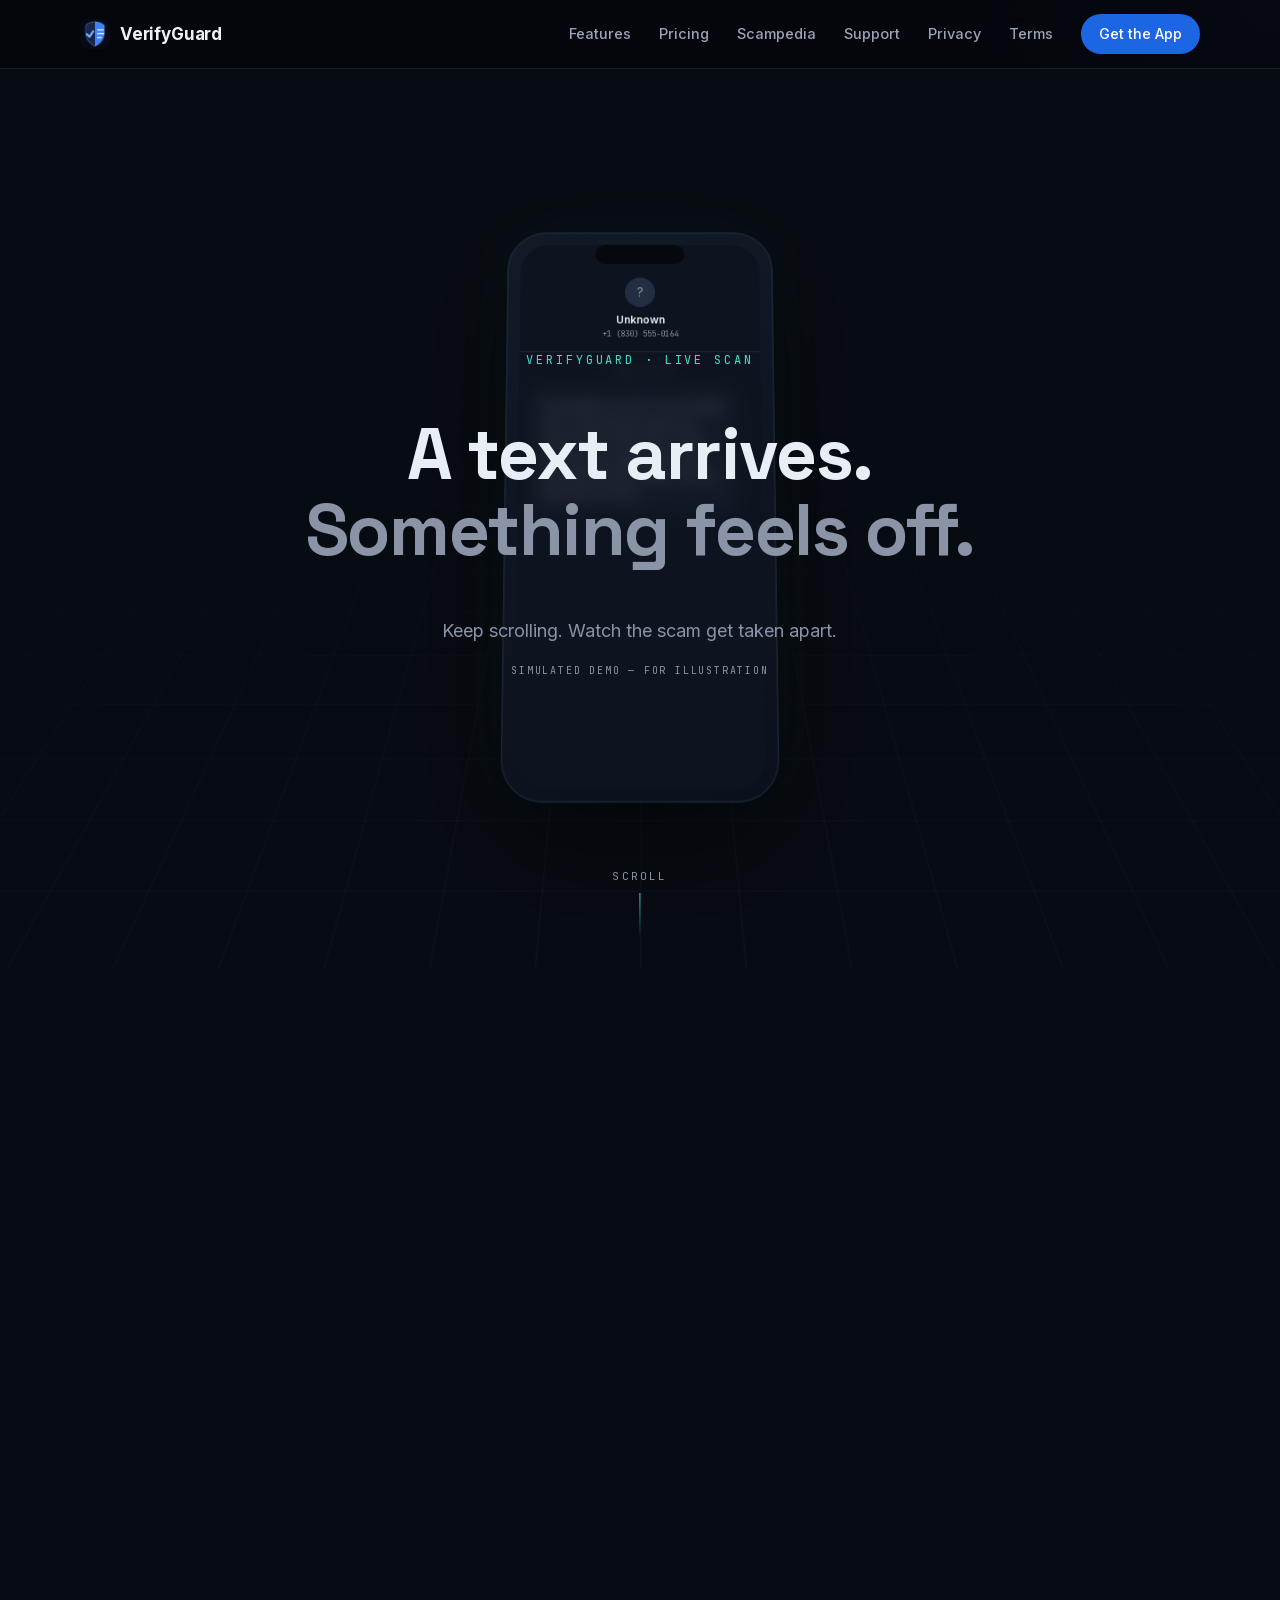
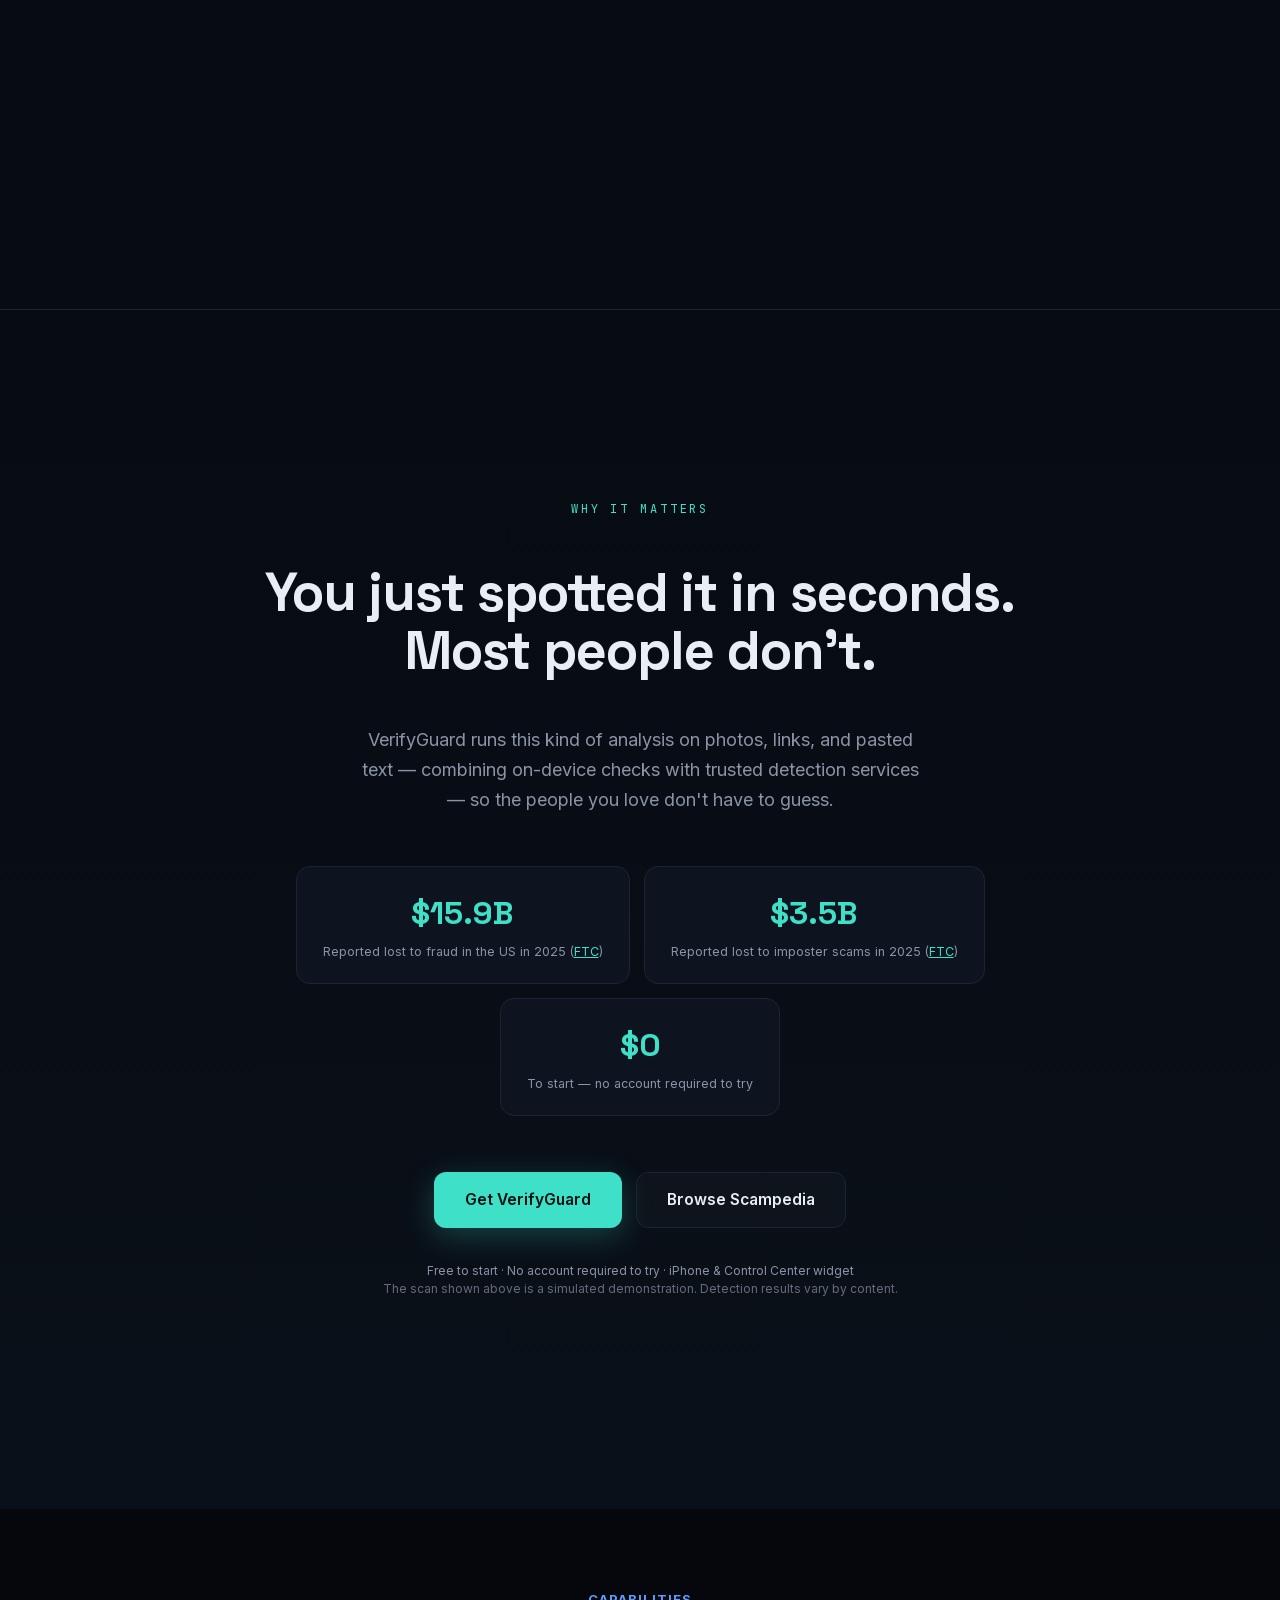
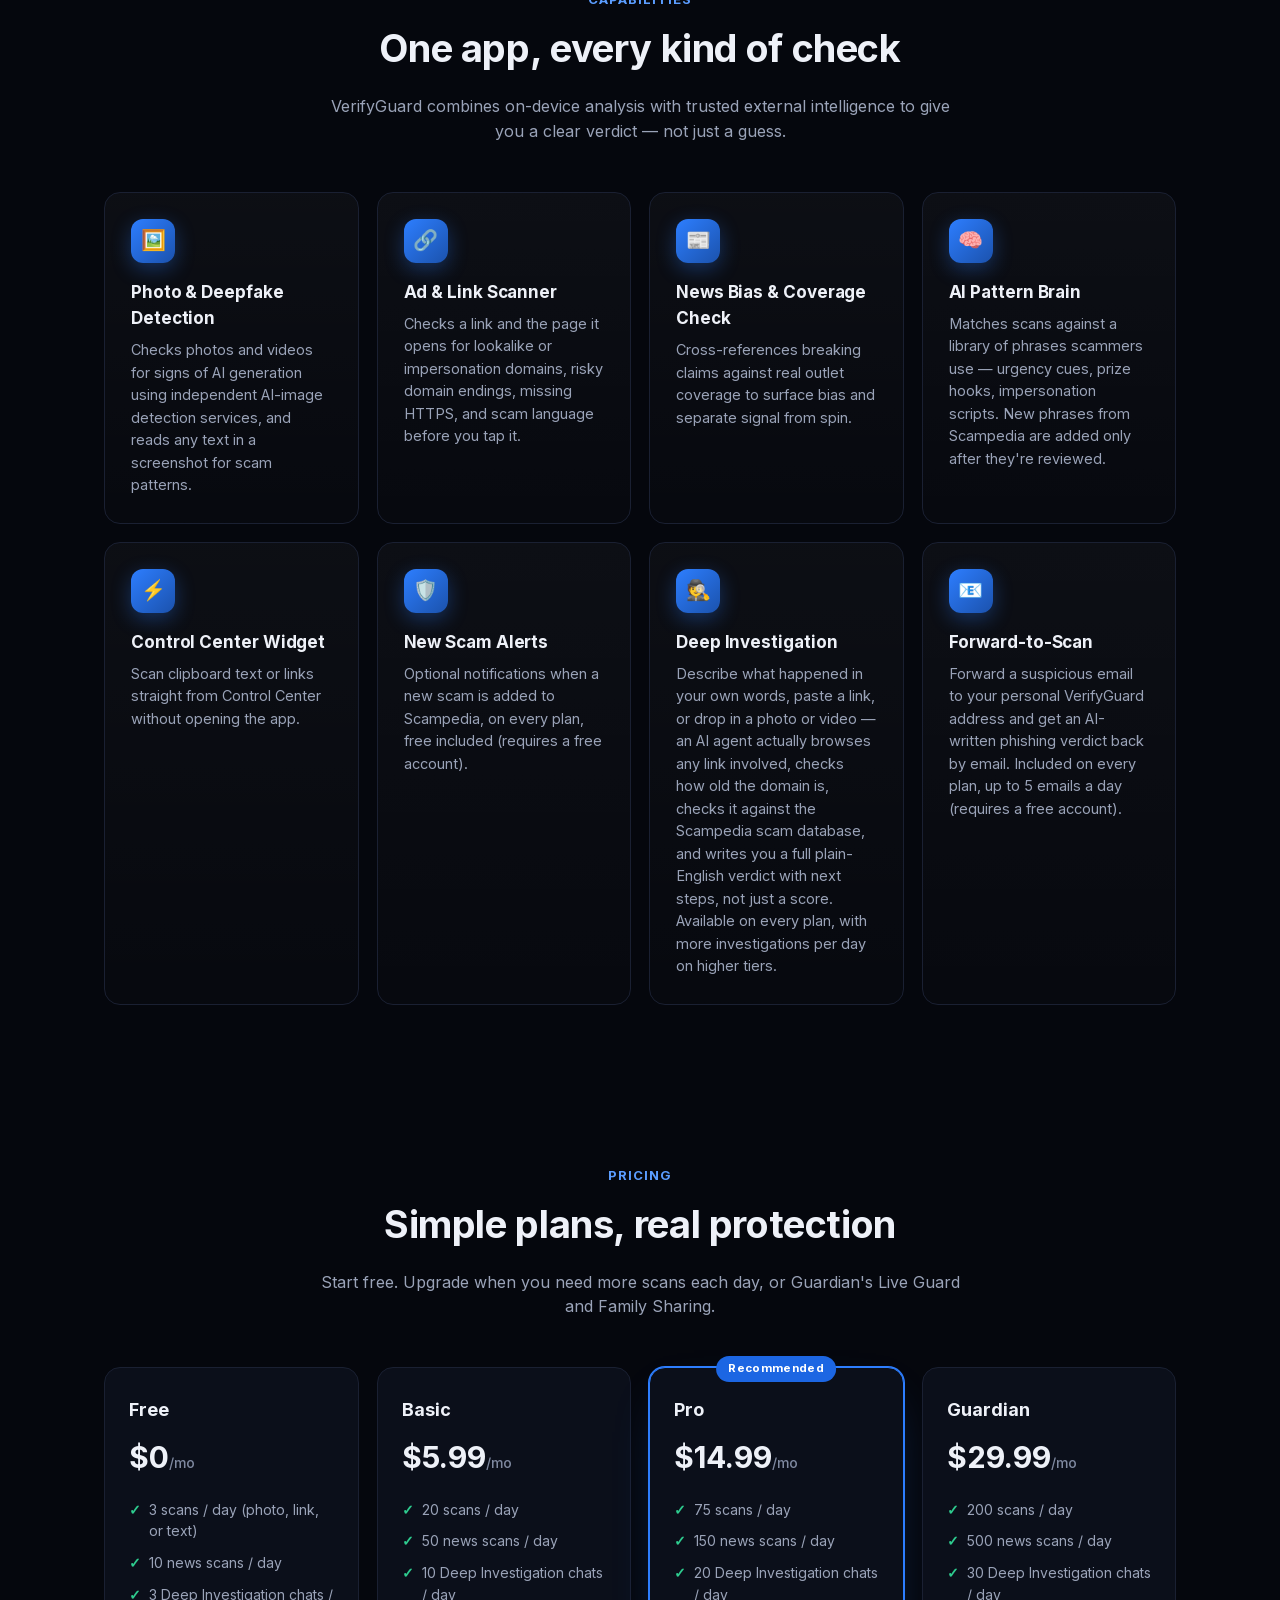
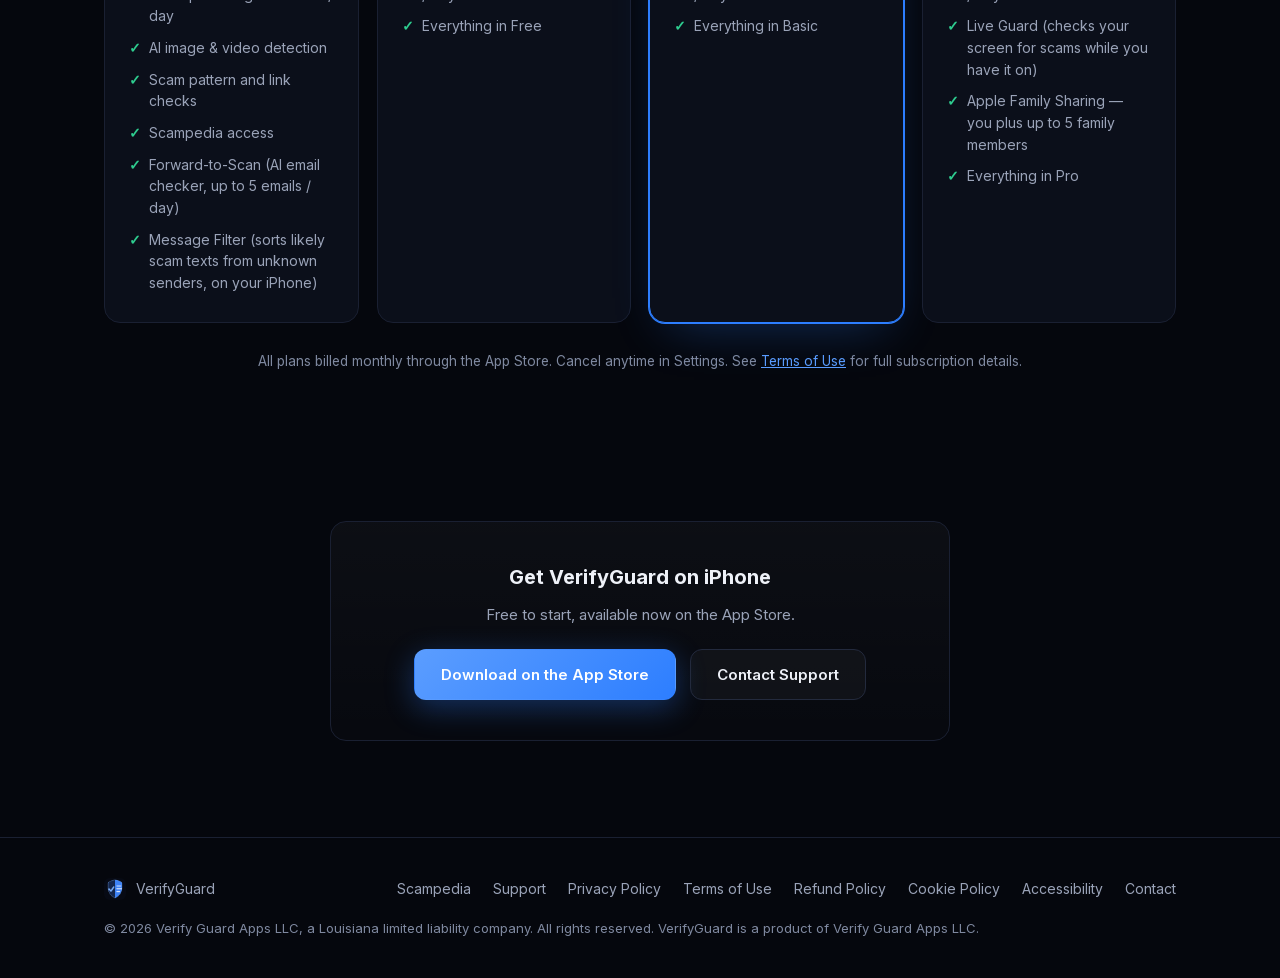
<file: index.html>
<!doctype html>
<html lang="en">
<head>
<meta charset="UTF-8" />
<meta name="viewport" content="width=device-width, initial-scale=1.0" />
<title>VerifyGuard — AI Scam &amp; Deepfake Detection</title>
<meta name="description" content="VerifyGuard scans photos, links, and news for scams, deepfakes, and misinformation in real time — powered by on-device AI and trusted threat intelligence." />
<link rel="icon" href="assets/logo.png" />
<link rel="stylesheet" href="fonts/fonts.css">
<link rel="stylesheet" href="styles.css" />
<link rel="stylesheet" href="scam-scene.css" />
</head>
<body>
<a class="skip-link" href="#main">Skip to main content</a>
<a class="skip-link" href="#why">Skip the animated demo</a>

<header class="site">
  <div class="wrap nav">
    <a href="index.html" class="brand">
      <img src="assets/logo.png" alt="" />
      VerifyGuard
    </a>
    <nav class="nav-links" id="navLinks">
      <a href="#features">Features</a>
      <a href="#pricing">Pricing</a>
      <a href="https://scampedia.net/scampedia.html">Scampedia</a>
      <a href="support.html">Support</a>
      <a href="privacy.html">Privacy</a>
      <a href="terms.html">Terms</a>
      <a href="https://apps.apple.com/us/app/verifyguard-scam-detector/id6794175364" class="nav-cta">Get the App</a>
    </nav>
    <button class="nav-toggle" id="navToggle" type="button" aria-label="Menu" aria-controls="navLinks" aria-expanded="false">☰</button>
  </div>
</header>

<main id="main">
  <div class="scam-scene">
    <div class="track" id="track">
      <div class="stage">

        <div class="intro" id="intro">
          <div class="eyebrow">VerifyGuard · Live Scan</div>
          <h1>A text arrives.<br><span class="dim">Something feels off.</span></h1>
          <p>Keep scrolling. Watch the scam get taken apart.</p>
          <p style="margin-top:10px;font-family:'JetBrains Mono',monospace;font-size:10px;letter-spacing:.18em;text-transform:uppercase;color:var(--muted)">Simulated demo — for illustration</p>
        </div>

        <div class="phone-wrap" id="phoneWrap">
          <div class="phone">
            <div class="notch"></div>
            <div class="screen">
              <div class="msg-header">
                <div class="avatar" aria-hidden="true">?</div>
                <div class="sender">Unknown</div>
                <div class="num">+1 (830) 555-0164</div>
              </div>
              <div class="msg-body" id="msgBody" style="will-change:filter,opacity">
                <div class="time-stamp">Today 4:47 PM</div>
                <div class="bubble" id="bubble">
                  Hi grandma, it's me. I'm in trouble and
                  <span class="flag-word" data-flag="1">I need money right now</span>.
                  <span class="flag-word warn" data-flag="2">Please don't tell mom or dad.</span>
                  Can you buy
                  <span class="flag-word" data-flag="3">Apple gift cards</span>
                  and send me the codes? Hurry, I only have an hour.
                </div>
              </div>
              <div class="scanline" id="scanline"></div>
            </div>
          </div>
        </div>

        <div class="callout co-1" id="c1">
          <div class="tag">Red flag · Urgency</div>
          <div class="body">Pressure to act "right now" is the #1 scam signature. Real emergencies don't run on timers.</div>
        </div>
        <div class="callout warn co-2" id="c2">
          <div class="tag">Red flag · Secrecy</div>
          <div class="body">"Don't tell anyone" isolates you from the people who would spot the scam instantly.</div>
        </div>
        <div class="callout co-3" id="c3">
          <div class="tag">Red flag · Untraceable payment</div>
          <div class="body">Gift card codes are cash that can't be reversed. No real family member asks for them.</div>
        </div>

        <div class="verdict">
          <div class="stamp" id="stamp">
            <div class="box">
              <div class="word">SCAM</div>
              <div class="conf">CONFIDENCE <b>94%</b> · GRANDPARENT SCAM</div>
            </div>
          </div>
        </div>

        <div class="scroll-hint" id="hint" aria-hidden="true">
          <span>Scroll</span>
          <div class="bar"></div>
        </div>

      </div>
    </div>

    <section class="after" id="why" tabindex="-1">
      <div class="after-inner">
        <div class="eyebrow">Why it matters</div>
        <h2>You just spotted it in seconds.<br>Most people don't.</h2>
        <p class="lede">VerifyGuard runs this kind of analysis on photos, links, and pasted text — combining on-device checks with trusted detection services — so the people you love don't have to guess.</p>
        <div class="stat-row">
          <div class="stat"><div class="n">$15.9B</div><div class="l">Reported lost to fraud in the US in 2025 (<a href="https://www.ftc.gov/news-events/news/press-releases/2026/03/ftc-testifies-joint-economic-committee-agencys-efforts-combat-fraud">FTC</a>)</div></div>
          <div class="stat"><div class="n">$3.5B</div><div class="l">Reported lost to imposter scams in 2025 (<a href="https://www.ftc.gov/news-events/news/press-releases/2026/06/ftc-data-show-people-reported-losing-3-point-5-billion-imposter-scams-2025">FTC</a>)</div></div>
          <div class="stat"><div class="n">$0</div><div class="l">To start — no account required to try</div></div>
        </div>
        <div class="cta-row">
          <a class="btn btn-primary" href="https://apps.apple.com/us/app/verifyguard-scam-detector/id6794175364">Get VerifyGuard</a>
          <a class="btn btn-ghost" href="https://scampedia.net/scampedia.html">Browse Scampedia</a>
        </div>
        <div class="footnote">Free to start · No account required to try · iPhone &amp; Control Center widget<br><span style="opacity:.7">The scan shown above is a simulated demonstration. Detection results vary by content.</span></div>
      </div>
    </section>
  </div>

  <section id="features">
    <div class="wrap">
      <div class="section-head">
        <div class="kicker">Capabilities</div>
        <h2>One app, every kind of check</h2>
        <p>VerifyGuard combines on-device analysis with trusted external intelligence to give you a clear verdict — not just a guess.</p>
      </div>
      <div class="grid">
        <div class="card">
          <div class="icon" aria-hidden="true">🖼️</div>
          <h3>Photo &amp; Deepfake Detection</h3>
          <p>Checks photos and videos for signs of AI generation using independent AI-image detection services, and reads any text in a screenshot for scam patterns.</p>
        </div>
        <div class="card">
          <div class="icon" aria-hidden="true">🔗</div>
          <h3>Ad &amp; Link Scanner</h3>
          <p>Checks a link and the page it opens for lookalike or impersonation domains, risky domain endings, missing HTTPS, and scam language before you tap it.</p>
        </div>
        <div class="card">
          <div class="icon" aria-hidden="true">📰</div>
          <h3>News Bias &amp; Coverage Check</h3>
          <p>Cross-references breaking claims against real outlet coverage to surface bias and separate signal from spin.</p>
        </div>
        <div class="card">
          <div class="icon" aria-hidden="true">🧠</div>
          <h3>AI Pattern Brain</h3>
          <p>Matches scans against a library of phrases scammers use — urgency cues, prize hooks, impersonation scripts. New phrases from Scampedia are added only after they're reviewed.</p>
        </div>
        <div class="card">
          <div class="icon" aria-hidden="true">⚡</div>
          <h3>Control Center Widget</h3>
          <p>Scan clipboard text or links straight from Control Center without opening the app.</p>
        </div>
        <div class="card">
          <div class="icon" aria-hidden="true">🛡️</div>
          <h3>New Scam Alerts</h3>
          <p>Optional notifications when a new scam is added to Scampedia, on every plan, free included (requires a free account).</p>
        </div>
        <div class="card">
          <div class="icon" aria-hidden="true">🕵️</div>
          <h3>Deep Investigation</h3>
          <p>Describe what happened in your own words, paste a link, or drop in a photo or video — an AI agent actually browses any link involved, checks how old the domain is, checks it against the Scampedia scam database, and writes you a full plain-English verdict with next steps, not just a score. Available on every plan, with more investigations per day on higher tiers.</p>
        </div>
        <div class="card">
          <div class="icon" aria-hidden="true">📧</div>
          <h3>Forward-to-Scan</h3>
          <p>Forward a suspicious email to your personal VerifyGuard address and get an AI-written phishing verdict back by email. Included on every plan, up to 5 emails a day (requires a free account).</p>
        </div>
      </div>
    </div>
  </section>

  <section id="pricing">
    <div class="wrap">
      <div class="section-head">
        <div class="kicker">Pricing</div>
        <h2>Simple plans, real protection</h2>
        <p>Start free. Upgrade when you need more scans each day, or Guardian's Live Guard and Family Sharing.</p>
      </div>
      <div class="pricing-grid">
        <div class="plan">
          <h3>Free</h3>
          <div class="price">$0<span>/mo</span></div>
          <ul>
            <li>3 scans / day (photo, link, or text)</li>
            <li>10 news scans / day</li>
            <li>3 Deep Investigation chats / day</li>
            <li>AI image &amp; video detection</li>
            <li>Scam pattern and link checks</li>
            <li>Scampedia access</li>
            <li>Forward-to-Scan (AI email checker, up to 5 emails / day)</li>
            <li>Message Filter (sorts likely scam texts from unknown senders, on your iPhone)</li>
          </ul>
        </div>
        <div class="plan">
          <h3>Basic</h3>
          <div class="price">$5.99<span>/mo</span></div>
          <ul>
            <li>20 scans / day</li>
            <li>50 news scans / day</li>
            <li>10 Deep Investigation chats / day</li>
            <li>Everything in Free</li>
          </ul>
        </div>
        <div class="plan popular">
          <div class="tag">Recommended</div>
          <h3>Pro</h3>
          <div class="price">$14.99<span>/mo</span></div>
          <ul>
            <li>75 scans / day</li>
            <li>150 news scans / day</li>
            <li>20 Deep Investigation chats / day</li>
            <li>Everything in Basic</li>
          </ul>
        </div>
        <div class="plan">
          <h3>Guardian</h3>
          <div class="price">$29.99<span>/mo</span></div>
          <ul>
            <li>200 scans / day</li>
            <li>500 news scans / day</li>
            <li>30 Deep Investigation chats / day</li>
            <li>Live Guard (checks your screen for scams while you have it on)</li>
            <li>Apple Family Sharing — you plus up to 5 family members</li>
            <li>Everything in Pro</li>
          </ul>
        </div>
      </div>
      <p class="hero-note" style="text-align:center; margin-top:28px;">All plans billed monthly through the App Store. Cancel anytime in Settings. See <a href="terms.html">Terms of Use</a> for full subscription details.</p>
    </div>
  </section>

  <section id="download" class="tight">
    <div class="wrap">
      <div class="contact-box">
        <h3>Get VerifyGuard on iPhone</h3>
        <p>Free to start, available now on the App Store.</p>
        <div class="cta-row" style="margin-bottom:0;">
          <a href="https://apps.apple.com/us/app/verifyguard-scam-detector/id6794175364" class="btn btn-primary">Download on the App Store</a>
          <a href="support.html" class="btn btn-ghost">Contact Support</a>
        </div>
      </div>
    </div>
  </section>
</main>

<footer class="site">
  <div class="wrap">
    <div class="footer-row">
      <div class="footer-brand">
        <img src="assets/logo.png" alt="" />
        VerifyGuard
      </div>
      <div class="footer-links">
        <a href="https://scampedia.net/scampedia.html">Scampedia</a>
        <a href="support.html">Support</a>
        <a href="privacy.html">Privacy Policy</a>
        <a href="terms.html">Terms of Use</a>
        <a href="refund.html">Refund Policy</a>
        <a href="cookies.html">Cookie Policy</a>
        <a href="accessibility.html">Accessibility</a>
        <a href="mailto:verifyguardsupport@gmail.com">Contact</a>
      </div>
    </div>
    <div class="footer-copy">© 2026 Verify Guard Apps LLC, a Louisiana limited liability company. All rights reserved. VerifyGuard is a product of Verify Guard Apps LLC.</div>
  </div>
</footer>

<script>
  document.getElementById('navToggle').addEventListener('click', function () {
    var open = document.getElementById('navLinks').classList.toggle('open');
    this.setAttribute('aria-expanded', open ? 'true' : 'false');
  });
</script>

<script>
(function(){
  const reduce = window.matchMedia('(prefers-reduced-motion: reduce)').matches;
  if (reduce) return;

  const track = document.getElementById('track');
  const wrap  = document.getElementById('phoneWrap');
  const body  = document.getElementById('msgBody');
  const intro = document.getElementById('intro');
  const hint  = document.getElementById('hint');
  const scan  = document.getElementById('scanline');
  const stamp = document.getElementById('stamp');
  const call  = [document.getElementById('c1'), document.getElementById('c2'), document.getElementById('c3')];
  const flags = document.querySelectorAll('.scam-scene .flag-word');

  const lerp  = (a,b,t)=>a+(b-a)*t;
  const clamp = (v,lo,hi)=>Math.min(hi,Math.max(lo,v));
  // remap p from [a,b] -> [0,1] with easing
  const seg = (p,a,b)=>clamp((p-a)/(b-a),0,1);
  const easeOut = t=>1-Math.pow(1-t,3);
  const easeInOut = t=>t<.5?4*t*t*t:1-Math.pow(-2*t+2,3)/2;

  let ticking = false;

  function frame(){
    ticking = false;
    const rect = track.getBoundingClientRect();
    const total = track.offsetHeight - window.innerHeight;
    const p = clamp(-rect.top / total, 0, 1);

    // Phase A (0–.12): intro fades, phone idle float
    const introO = 1 - seg(p, .04, .12);
    intro.style.opacity = introO;
    hint.style.opacity  = 1 - seg(p, .02, .08);

    // Message content: blurred + dimmed under the intro, sharpens as you scroll in
    const focus = easeOut(seg(p, .08, .26));
    body.style.filter  = 'blur(' + lerp(9, 0, focus) + 'px)';
    body.style.opacity = lerp(.35, 1, focus);

    // Phase B (.10–.42): zoom into the phone
    const z = easeInOut(seg(p, .10, .42));
    const scale = lerp(0.9, 2.35, z);
    const ty    = lerp(0, 6, z); // drift toward message
    // subtle idle float before zoom kicks in
    const idle = (1 - z) * Math.sin(performance.now()/900) * 6;
    wrap.style.transform =
      'translateY(' + (idle + ty) + 'px) scale(' + scale + ') rotateX(' + lerp(6,0,z) + 'deg)';

    // Phase C (.34–.52): scan sweep
    const s = seg(p, .34, .52);
    scan.style.opacity = s > 0 && s < 1 ? 1 : (s >= 1 ? 0 : 0);
    scan.style.setProperty('--y', (s*100) + '%');

    // Phase D (.46–.74): flags light + callouts pop, one per window
    const flagWindows = [[.46,.52],[.55,.61],[.64,.70]];
    flagWindows.forEach(function(w,i){
      const on = p >= w[0];
      flags[i].classList.toggle('lit', on);
      if (flags[i].classList.contains('warn')) flags[i].classList.toggle('warn-lit', on);
      call[i].classList.toggle('show', on && p < .84);
    });

    // Phase E (.78–.90): verdict stamp slams
    const v = easeOut(seg(p, .78, .88));
    stamp.style.opacity = v;
    stamp.style.filter = 'blur(' + lerp(6,0,v) + 'px)';
    stamp.style.transform = 'scale(' + lerp(2.6,1,v) + ') rotate(' + lerp(-8,-3,v) + 'deg)';

    // Phase F (.90–1): gentle pull-back so hand-off to next section feels natural
    const out = seg(p, .90, 1);
    if (out > 0){
      const sc = lerp(scale, scale*.92, out);
      wrap.style.transform = 'translateY(' + ty + 'px) scale(' + sc + ')';
      wrap.style.opacity = 1 - out*.35;
    } else {
      wrap.style.opacity = 1;
    }
  }

  function onScroll(){
    if(!ticking){ ticking = true; requestAnimationFrame(frame); }
  }
  window.addEventListener('scroll', onScroll, {passive:true});
  window.addEventListener('resize', onScroll, {passive:true});

  // keep the idle float alive pre-zoom, but only for the first 5 seconds —
  // motion that runs on its own longer than that needs a way to stop it
  // (WCAG 2.2.2); after that the scene only moves when the visitor scrolls.
  const idleUntil = performance.now() + 5000;
  (function loop(){ onScroll(); if (performance.now() < idleUntil) requestAnimationFrame(loop); })();
})();
</script>

</body>
</html>
</file>
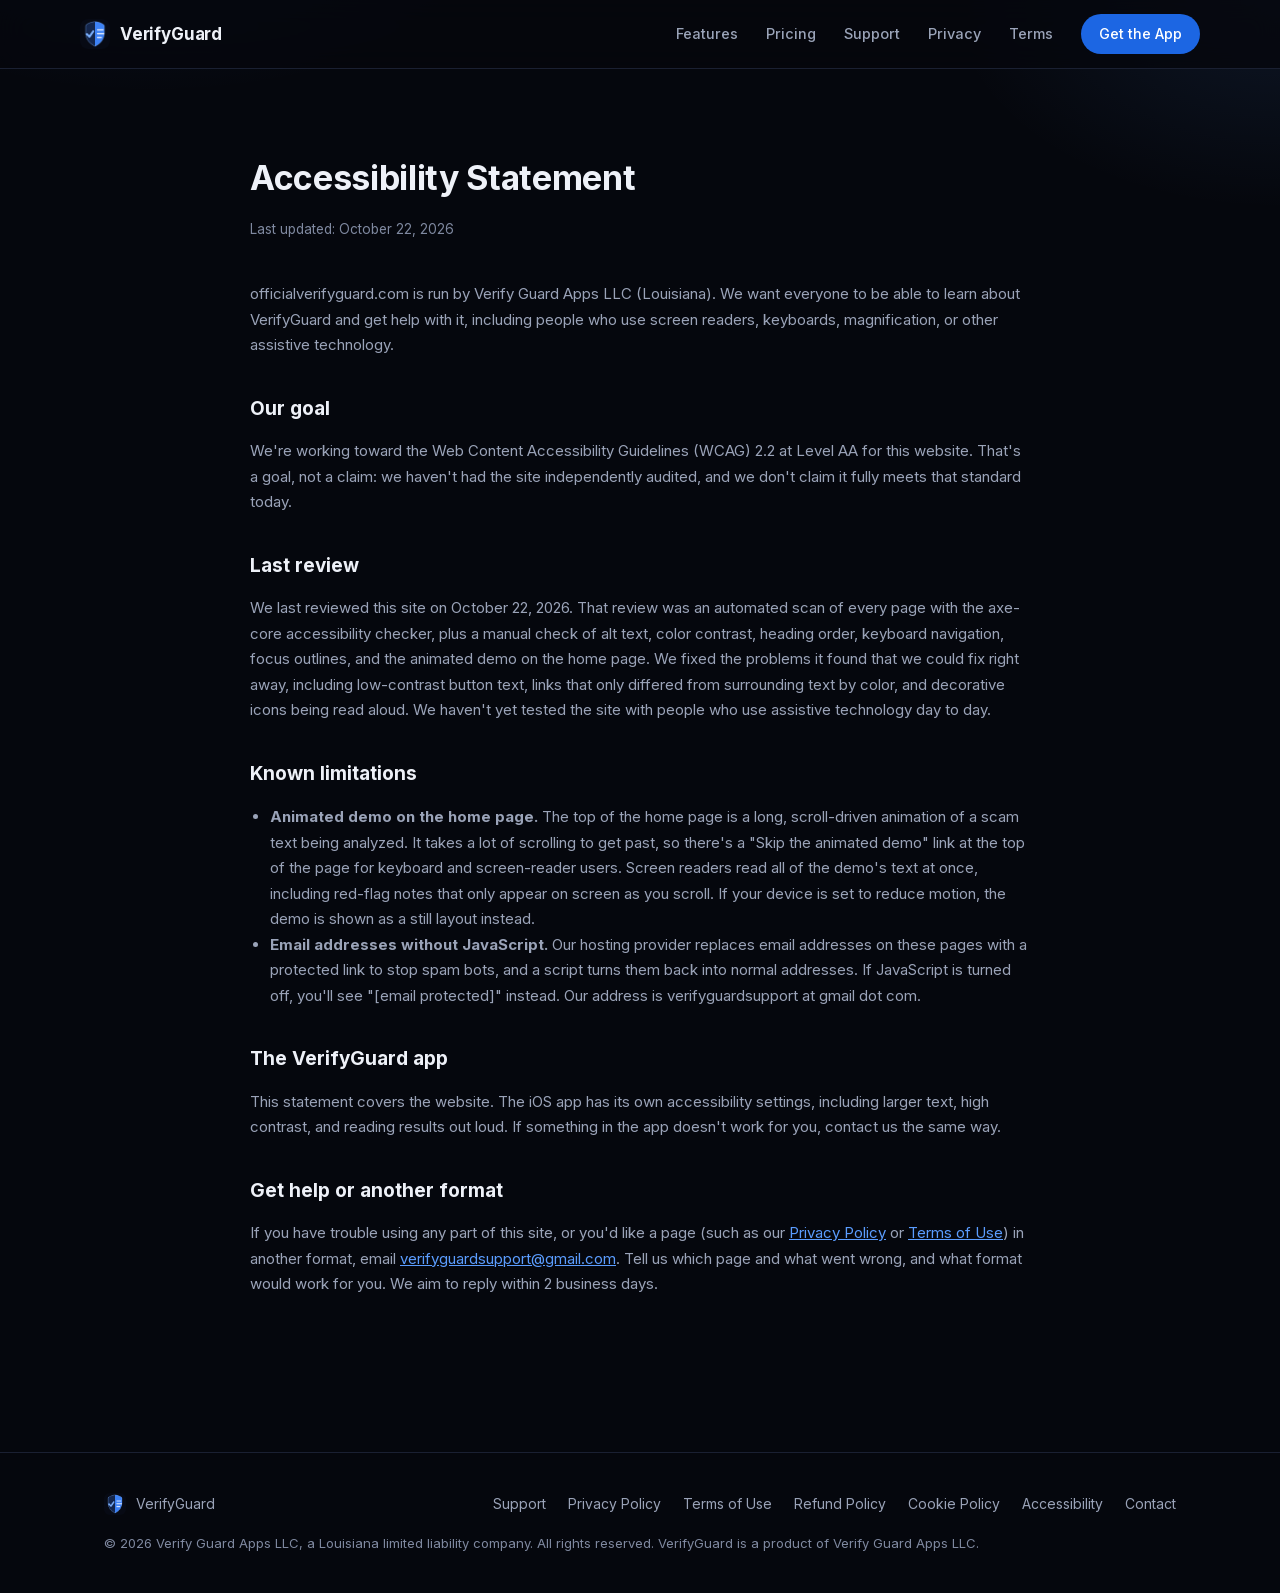
<file: accessibility.html>
<!-- Pending attorney review. -->
<!doctype html>
<html lang="en">
<head>
<meta charset="UTF-8" />
<meta name="viewport" content="width=device-width, initial-scale=1.0" />
<title>Accessibility — VerifyGuard</title>
<meta name="description" content="VerifyGuard's accessibility goal for officialverifyguard.com, known limitations, and how to get help." />
<link rel="icon" href="assets/logo.png" />
<link rel="stylesheet" href="fonts/fonts.css">
<link rel="stylesheet" href="styles.css" />
</head>
<body>
<a class="skip-link" href="#main">Skip to main content</a>

<header class="site">
  <div class="wrap nav">
    <a href="index.html" class="brand">
      <img src="assets/logo.png" alt="" />
      VerifyGuard
    </a>
    <nav class="nav-links" id="navLinks">
      <a href="index.html#features">Features</a>
      <a href="index.html#pricing">Pricing</a>
      <a href="support.html">Support</a>
      <a href="privacy.html">Privacy</a>
      <a href="terms.html">Terms</a>
      <a href="https://apps.apple.com/us/app/verifyguard-scam-detector/id6794175364" class="nav-cta">Get the App</a>
    </nav>
    <button class="nav-toggle" id="navToggle" type="button" aria-label="Menu" aria-controls="navLinks" aria-expanded="false">☰</button>
  </div>
</header>

<main id="main">
  <div class="wrap legal">
    <h1>Accessibility Statement</h1>
    <p class="updated">Last updated: October 22, 2026</p>
    <p>officialverifyguard.com is run by Verify Guard Apps LLC (Louisiana). We want everyone to be able to learn about VerifyGuard and get help with it, including people who use screen readers, keyboards, magnification, or other assistive technology.</p>

    <h2>Our goal</h2>
    <p>We're working toward the Web Content Accessibility Guidelines (WCAG) 2.2 at Level AA for this website. That's a goal, not a claim: we haven't had the site independently audited, and we don't claim it fully meets that standard today.</p>

    <h2>Last review</h2>
    <p>We last reviewed this site on October 22, 2026. That review was an automated scan of every page with the axe-core accessibility checker, plus a manual check of alt text, color contrast, heading order, keyboard navigation, focus outlines, and the animated demo on the home page. We fixed the problems it found that we could fix right away, including low-contrast button text, links that only differed from surrounding text by color, and decorative icons being read aloud. We haven't yet tested the site with people who use assistive technology day to day.</p>

    <h2>Known limitations</h2>
    <ul>
      <li><strong>Animated demo on the home page.</strong> The top of the home page is a long, scroll-driven animation of a scam text being analyzed. It takes a lot of scrolling to get past, so there's a "Skip the animated demo" link at the top of the page for keyboard and screen-reader users. Screen readers read all of the demo's text at once, including red-flag notes that only appear on screen as you scroll. If your device is set to reduce motion, the demo is shown as a still layout instead.</li>
      <li><strong>Email addresses without JavaScript.</strong> Our hosting provider replaces email addresses on these pages with a protected link to stop spam bots, and a script turns them back into normal addresses. If JavaScript is turned off, you'll see "[email&#160;protected]" instead. Our address is verifyguardsupport at gmail dot com.</li>
    </ul>
    <!-- TODO(Nick): turning off Cloudflare's "Email Address Obfuscation" (Scrape Shield) for officialverifyguard.com would remove the second limitation; delete that bullet if you do. -->

    <h2>The VerifyGuard app</h2>
    <p>This statement covers the website. The iOS app has its own accessibility settings, including larger text, high contrast, and reading results out loud. If something in the app doesn't work for you, contact us the same way.</p>

    <h2>Get help or another format</h2>
    <p>If you have trouble using any part of this site, or you'd like a page (such as our <a href="privacy.html">Privacy Policy</a> or <a href="terms.html">Terms of Use</a>) in another format, email <a href="mailto:verifyguardsupport@gmail.com">verifyguardsupport@gmail.com</a>. Tell us which page and what went wrong, and what format would work for you. We aim to reply within 2 business days.</p>
    <!-- TODO(Nick): confirm the 2-business-day reply goal (it matches the "1–2 business days" note on the Support page) and decide whether to promise a turnaround for alternative formats. -->
  </div>
</main>

<footer class="site">
  <div class="wrap">
    <div class="footer-row">
      <div class="footer-brand">
        <img src="assets/logo.png" alt="" />
        VerifyGuard
      </div>
      <div class="footer-links">
        <a href="support.html">Support</a>
        <a href="privacy.html">Privacy Policy</a>
        <a href="terms.html">Terms of Use</a>
        <a href="refund.html">Refund Policy</a>
        <a href="cookies.html">Cookie Policy</a>
        <a href="accessibility.html">Accessibility</a>
        <a href="mailto:verifyguardsupport@gmail.com">Contact</a>
      </div>
    </div>
    <div class="footer-copy">© 2026 Verify Guard Apps LLC, a Louisiana limited liability company. All rights reserved. VerifyGuard is a product of Verify Guard Apps LLC.</div>
  </div>
</footer>

<script>
  document.getElementById('navToggle').addEventListener('click', function () {
    var open = document.getElementById('navLinks').classList.toggle('open');
    this.setAttribute('aria-expanded', open ? 'true' : 'false');
  });
</script>

</body>
</html>
</file>
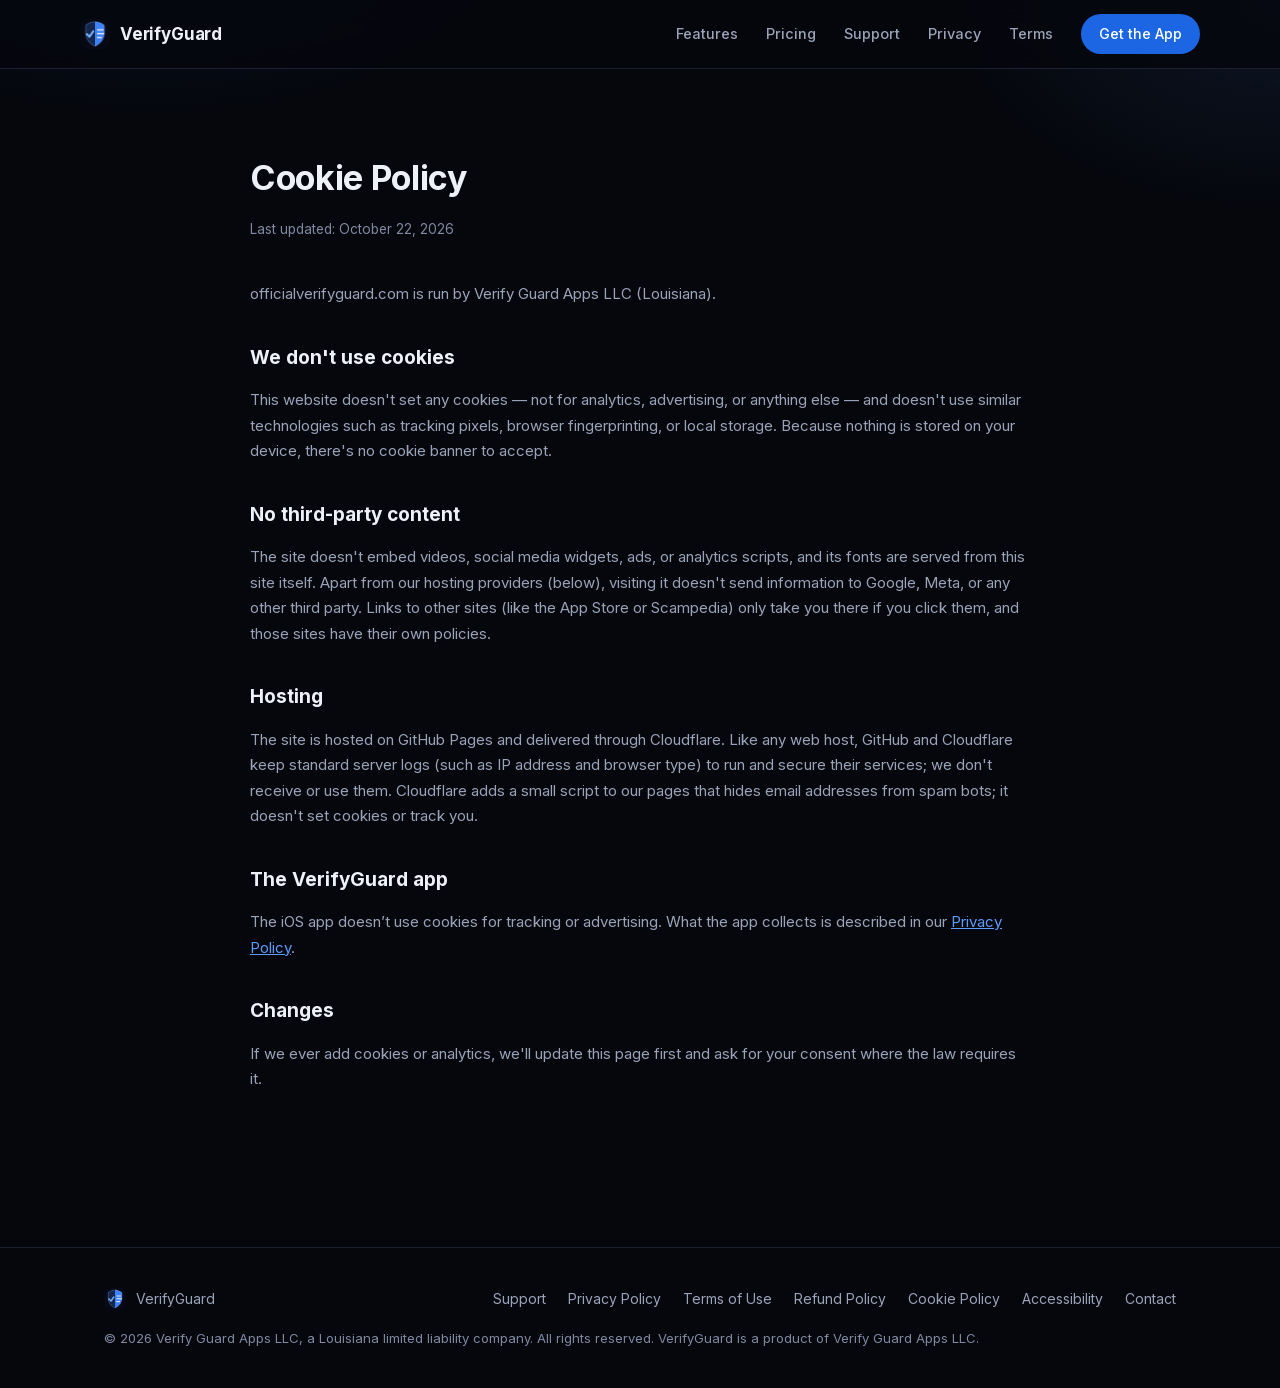
<file: cookies.html>
<!-- Pending attorney review. -->
<!doctype html>
<html lang="en">
<head>
<meta charset="UTF-8" />
<meta name="viewport" content="width=device-width, initial-scale=1.0" />
<title>Cookie Policy — VerifyGuard</title>
<meta name="description" content="officialverifyguard.com uses no cookies, analytics, or trackers." />
<link rel="icon" href="assets/logo.png" />
<link rel="stylesheet" href="fonts/fonts.css">
<link rel="stylesheet" href="styles.css" />
</head>
<body>
<a class="skip-link" href="#main">Skip to main content</a>

<header class="site">
  <div class="wrap nav">
    <a href="index.html" class="brand">
      <img src="assets/logo.png" alt="" />
      VerifyGuard
    </a>
    <nav class="nav-links" id="navLinks">
      <a href="index.html#features">Features</a>
      <a href="index.html#pricing">Pricing</a>
      <a href="support.html">Support</a>
      <a href="privacy.html">Privacy</a>
      <a href="terms.html">Terms</a>
      <a href="https://apps.apple.com/us/app/verifyguard-scam-detector/id6794175364" class="nav-cta">Get the App</a>
    </nav>
    <button class="nav-toggle" id="navToggle" type="button" aria-label="Menu" aria-controls="navLinks" aria-expanded="false">☰</button>
  </div>
</header>

<main id="main">
  <div class="wrap legal">
    <h1>Cookie Policy</h1>
    <p class="updated">Last updated: October 22, 2026</p>
    <p>officialverifyguard.com is run by Verify Guard Apps LLC (Louisiana).</p>

    <h2>We don't use cookies</h2>
    <p>This website doesn't set any cookies — not for analytics, advertising, or anything else — and doesn't use similar technologies such as tracking pixels, browser fingerprinting, or local storage. Because nothing is stored on your device, there's no cookie banner to accept.</p>

    <h2>No third-party content</h2>
    <p>The site doesn't embed videos, social media widgets, ads, or analytics scripts, and its fonts are served from this site itself. Apart from our hosting providers (below), visiting it doesn't send information to Google, Meta, or any other third party. Links to other sites (like the App Store or Scampedia) only take you there if you click them, and those sites have their own policies.</p>

    <h2>Hosting</h2>
    <p>The site is hosted on GitHub Pages and delivered through Cloudflare. Like any web host, GitHub and Cloudflare keep standard server logs (such as IP address and browser type) to run and secure their services; we don't receive or use them. Cloudflare adds a small script to our pages that hides email addresses from spam bots; it doesn't set cookies or track you.</p>
    <!-- TODO(Nick): in the Cloudflare dashboard for officialverifyguard.com, confirm Bot Fight Mode, Web Analytics, and other cookie-setting features are off. A check of the live site on October 22, 2026 found no cookies set; if any of those are turned on later, Cloudflare may set its own cookies and this page must change. -->

    <h2>The VerifyGuard app</h2>
    <p>The iOS app doesn&rsquo;t use cookies for tracking or advertising. What the app collects is described in our <a href="privacy.html">Privacy Policy</a>.</p>

    <h2>Changes</h2>
    <p>If we ever add cookies or analytics, we'll update this page first and ask for your consent where the law requires it.</p>
  </div>
</main>

<footer class="site">
  <div class="wrap">
    <div class="footer-row">
      <div class="footer-brand">
        <img src="assets/logo.png" alt="" />
        VerifyGuard
      </div>
      <div class="footer-links">
        <a href="support.html">Support</a>
        <a href="privacy.html">Privacy Policy</a>
        <a href="terms.html">Terms of Use</a>
        <a href="refund.html">Refund Policy</a>
        <a href="cookies.html">Cookie Policy</a>
        <a href="accessibility.html">Accessibility</a>
        <a href="mailto:verifyguardsupport@gmail.com">Contact</a>
      </div>
    </div>
    <div class="footer-copy">© 2026 Verify Guard Apps LLC, a Louisiana limited liability company. All rights reserved. VerifyGuard is a product of Verify Guard Apps LLC.</div>
  </div>
</footer>

<script>
  document.getElementById('navToggle').addEventListener('click', function () {
    var open = document.getElementById('navLinks').classList.toggle('open');
    this.setAttribute('aria-expanded', open ? 'true' : 'false');
  });
</script>

</body>
</html>
</file>
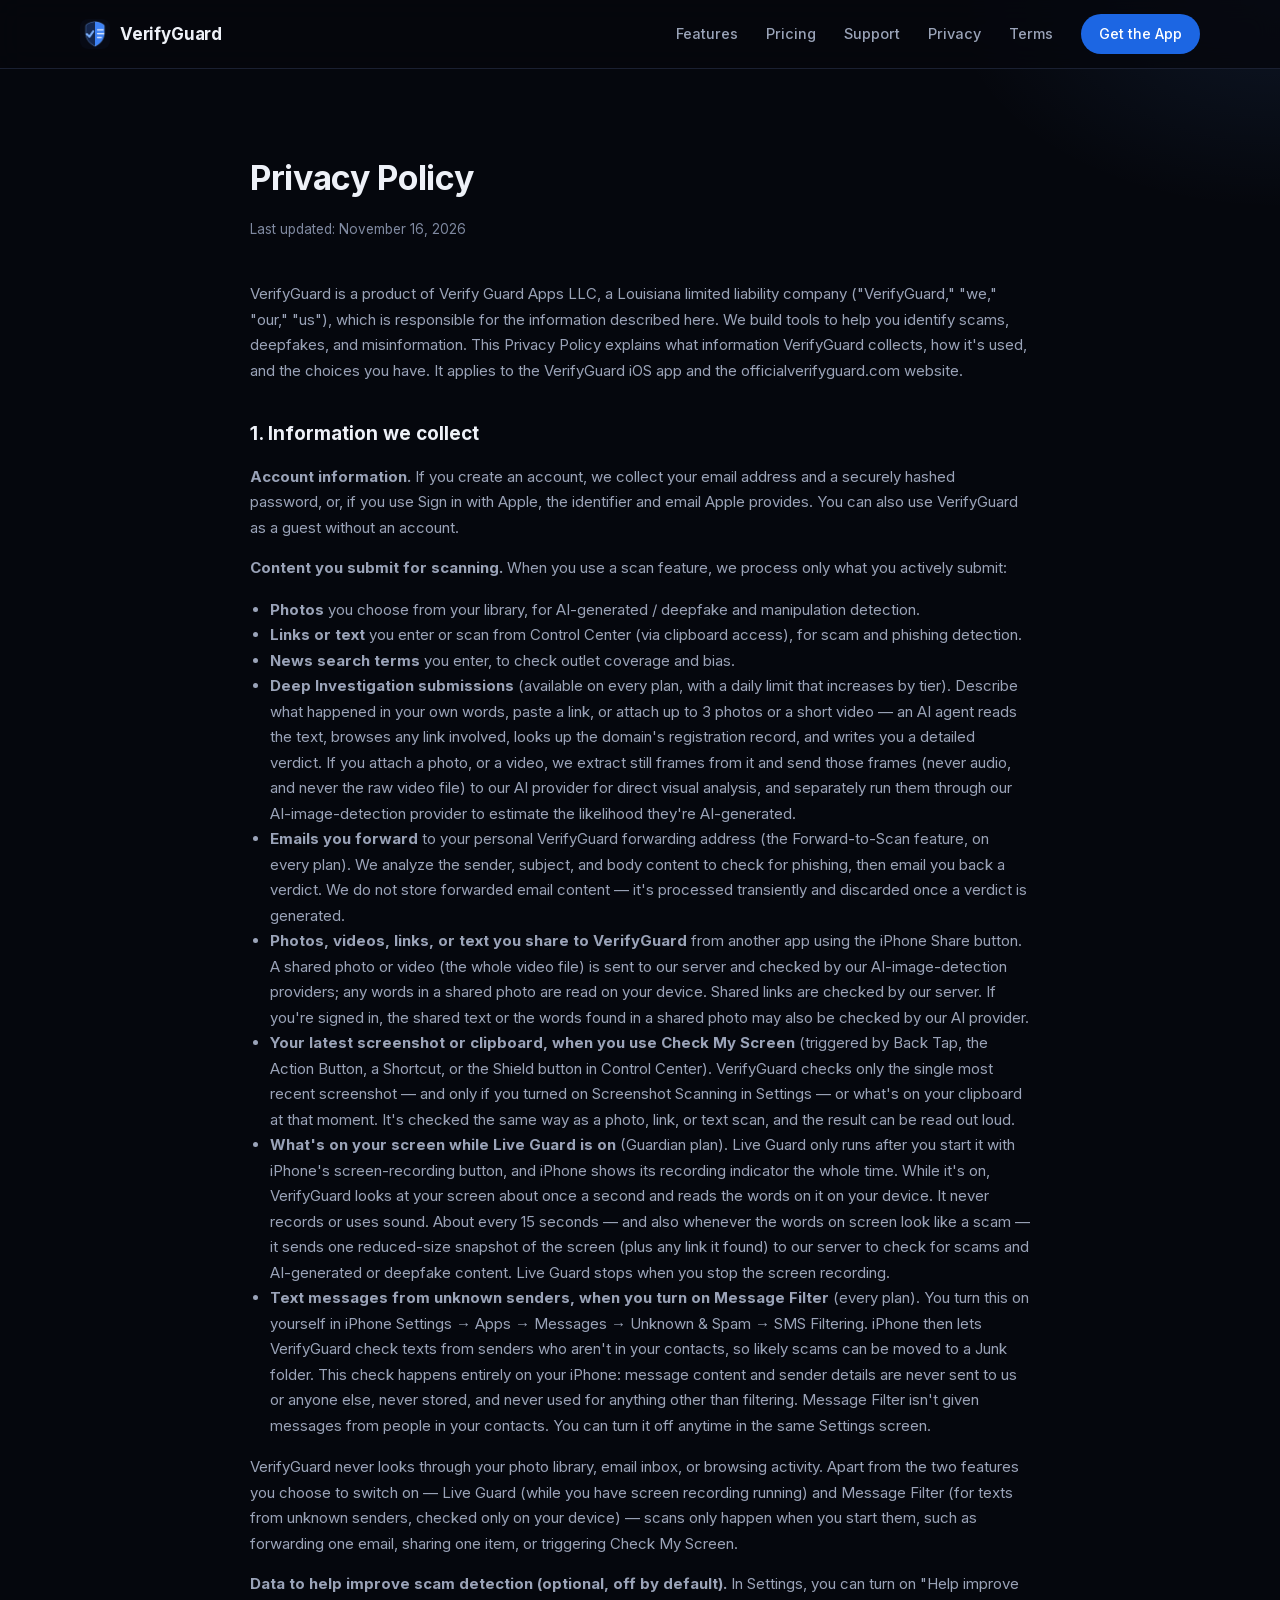
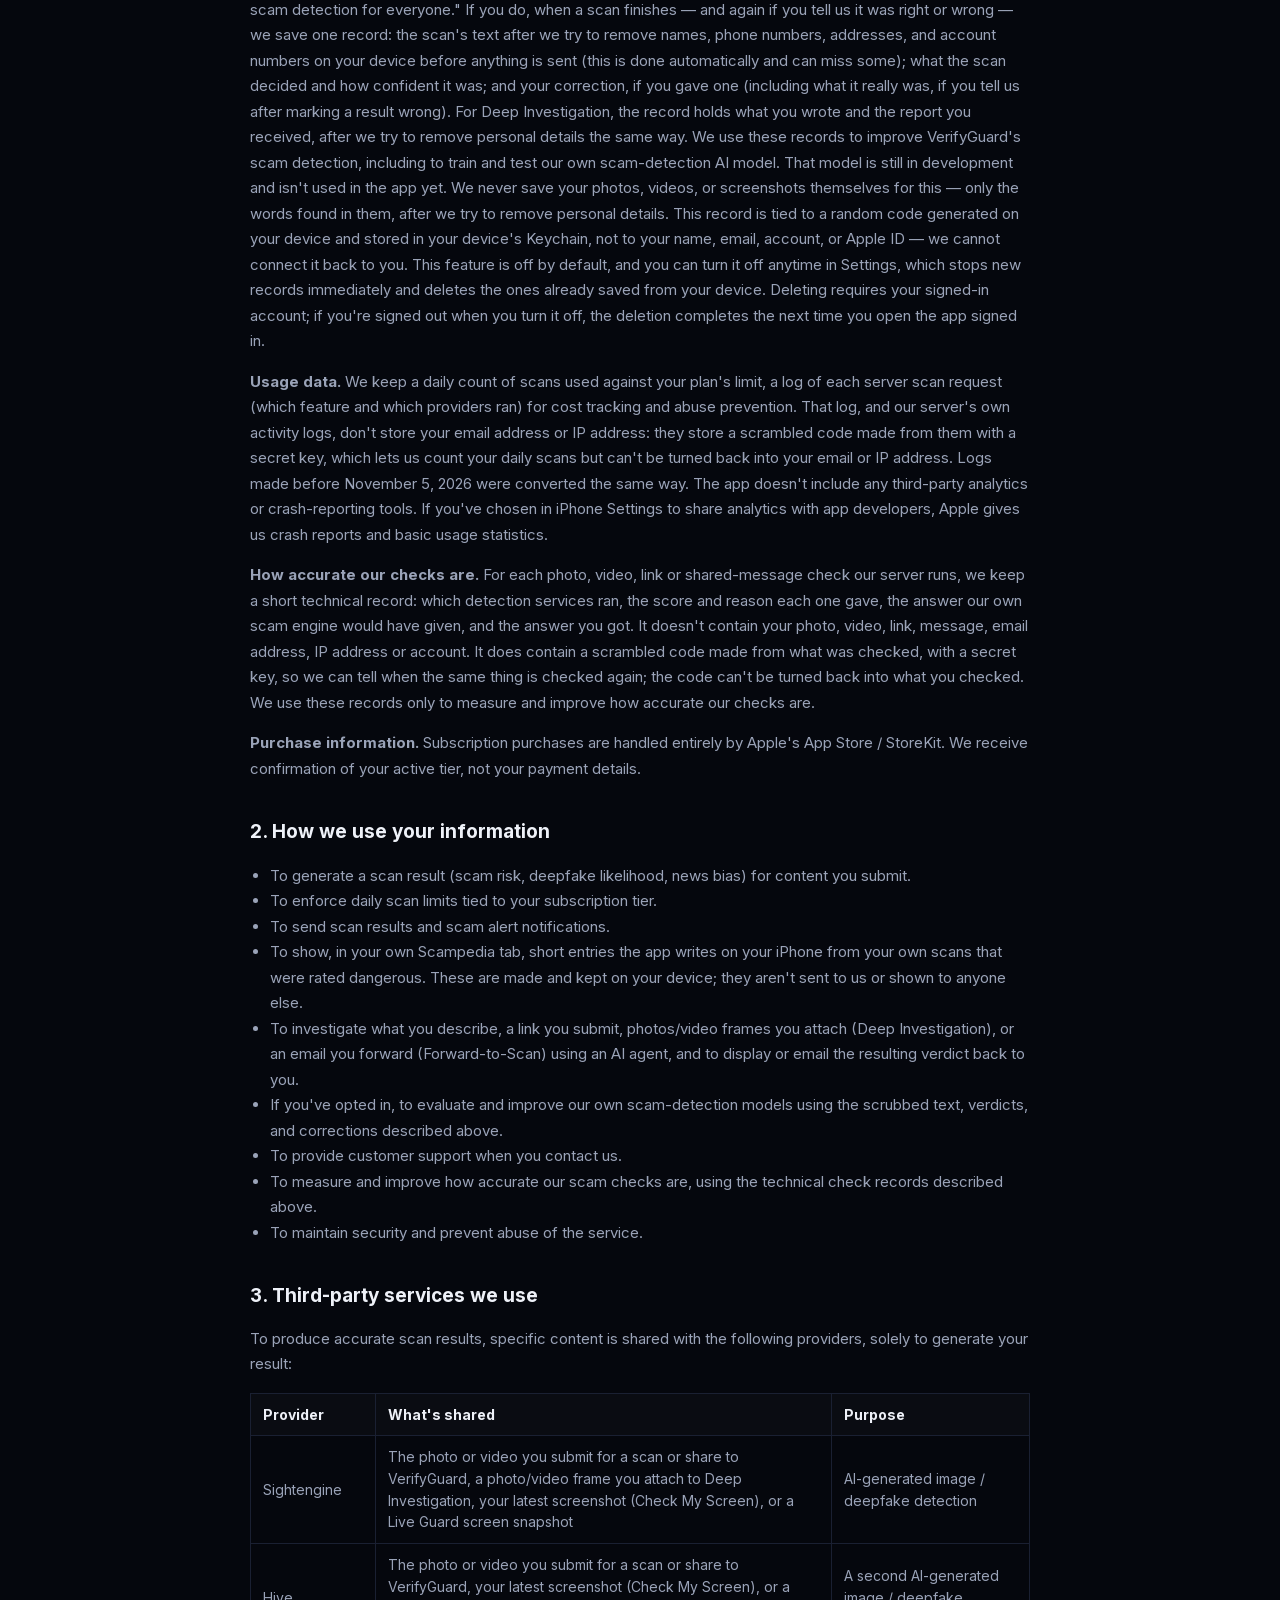
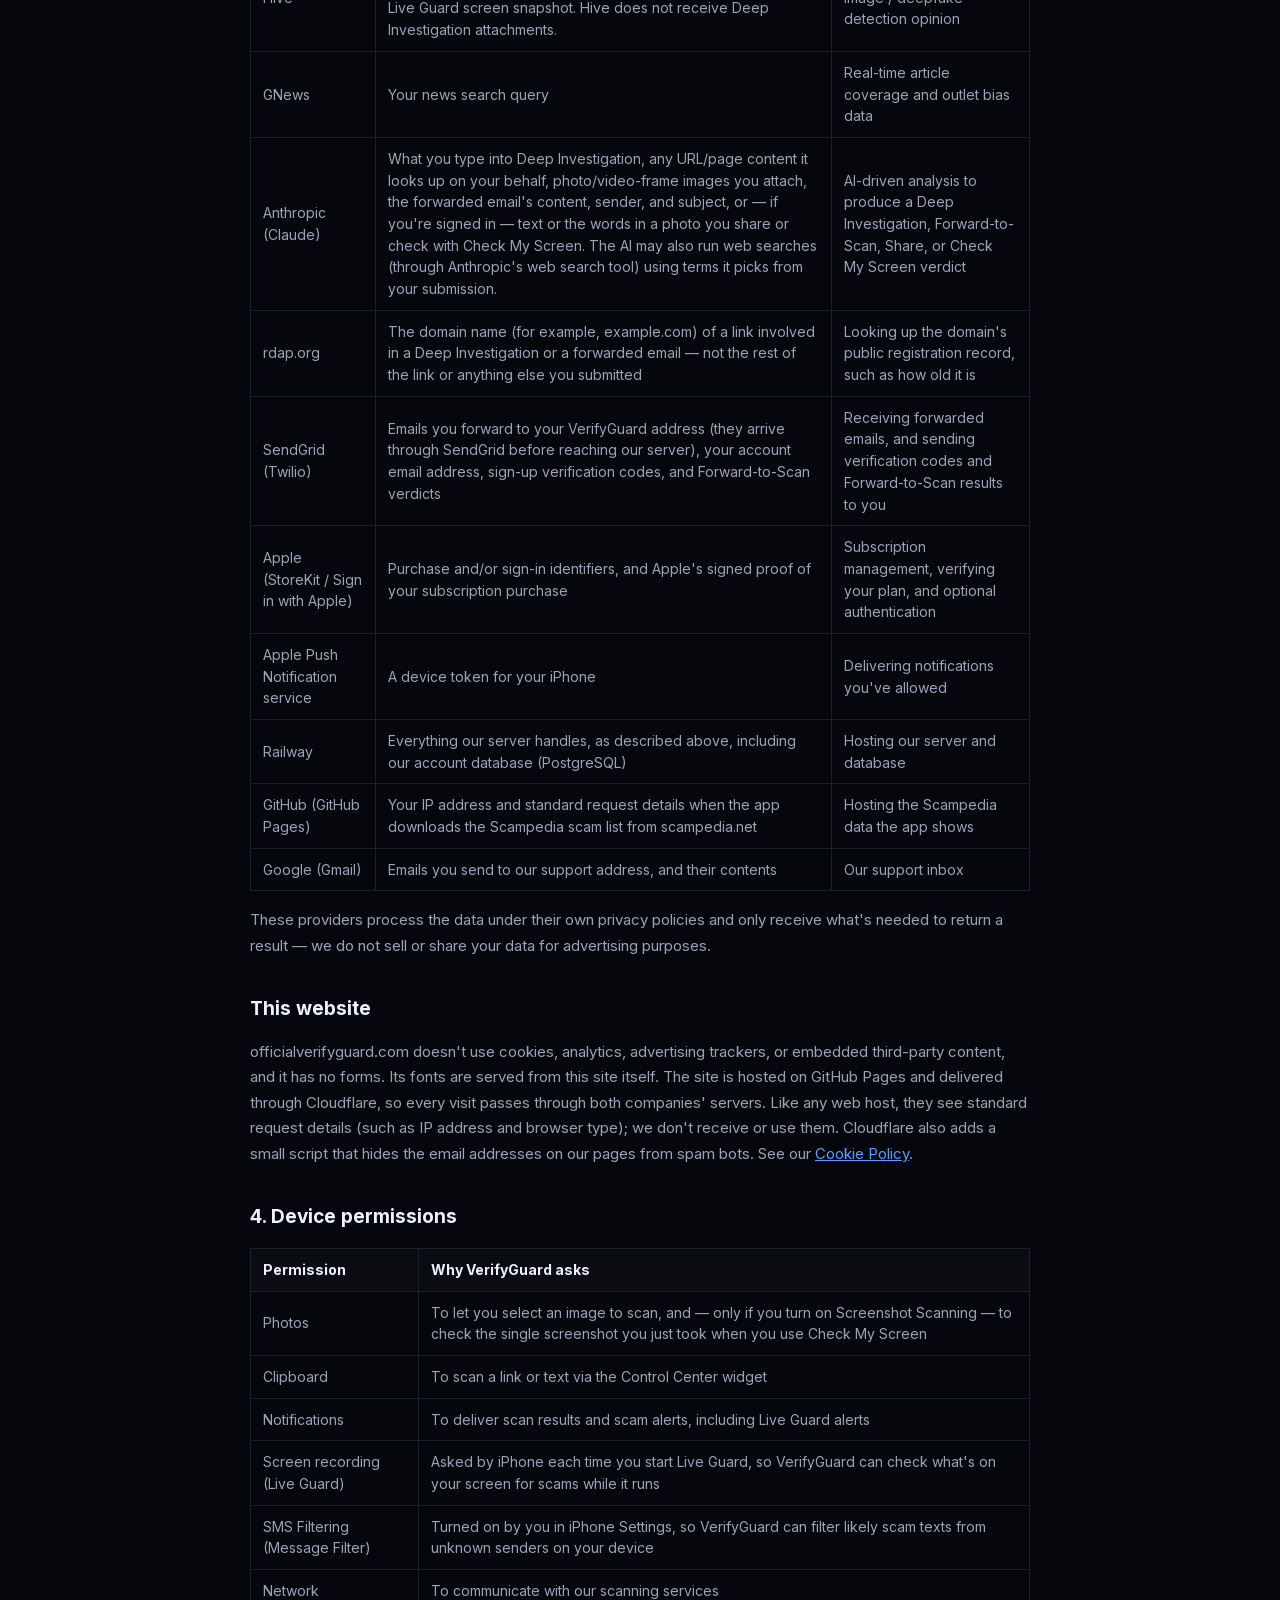
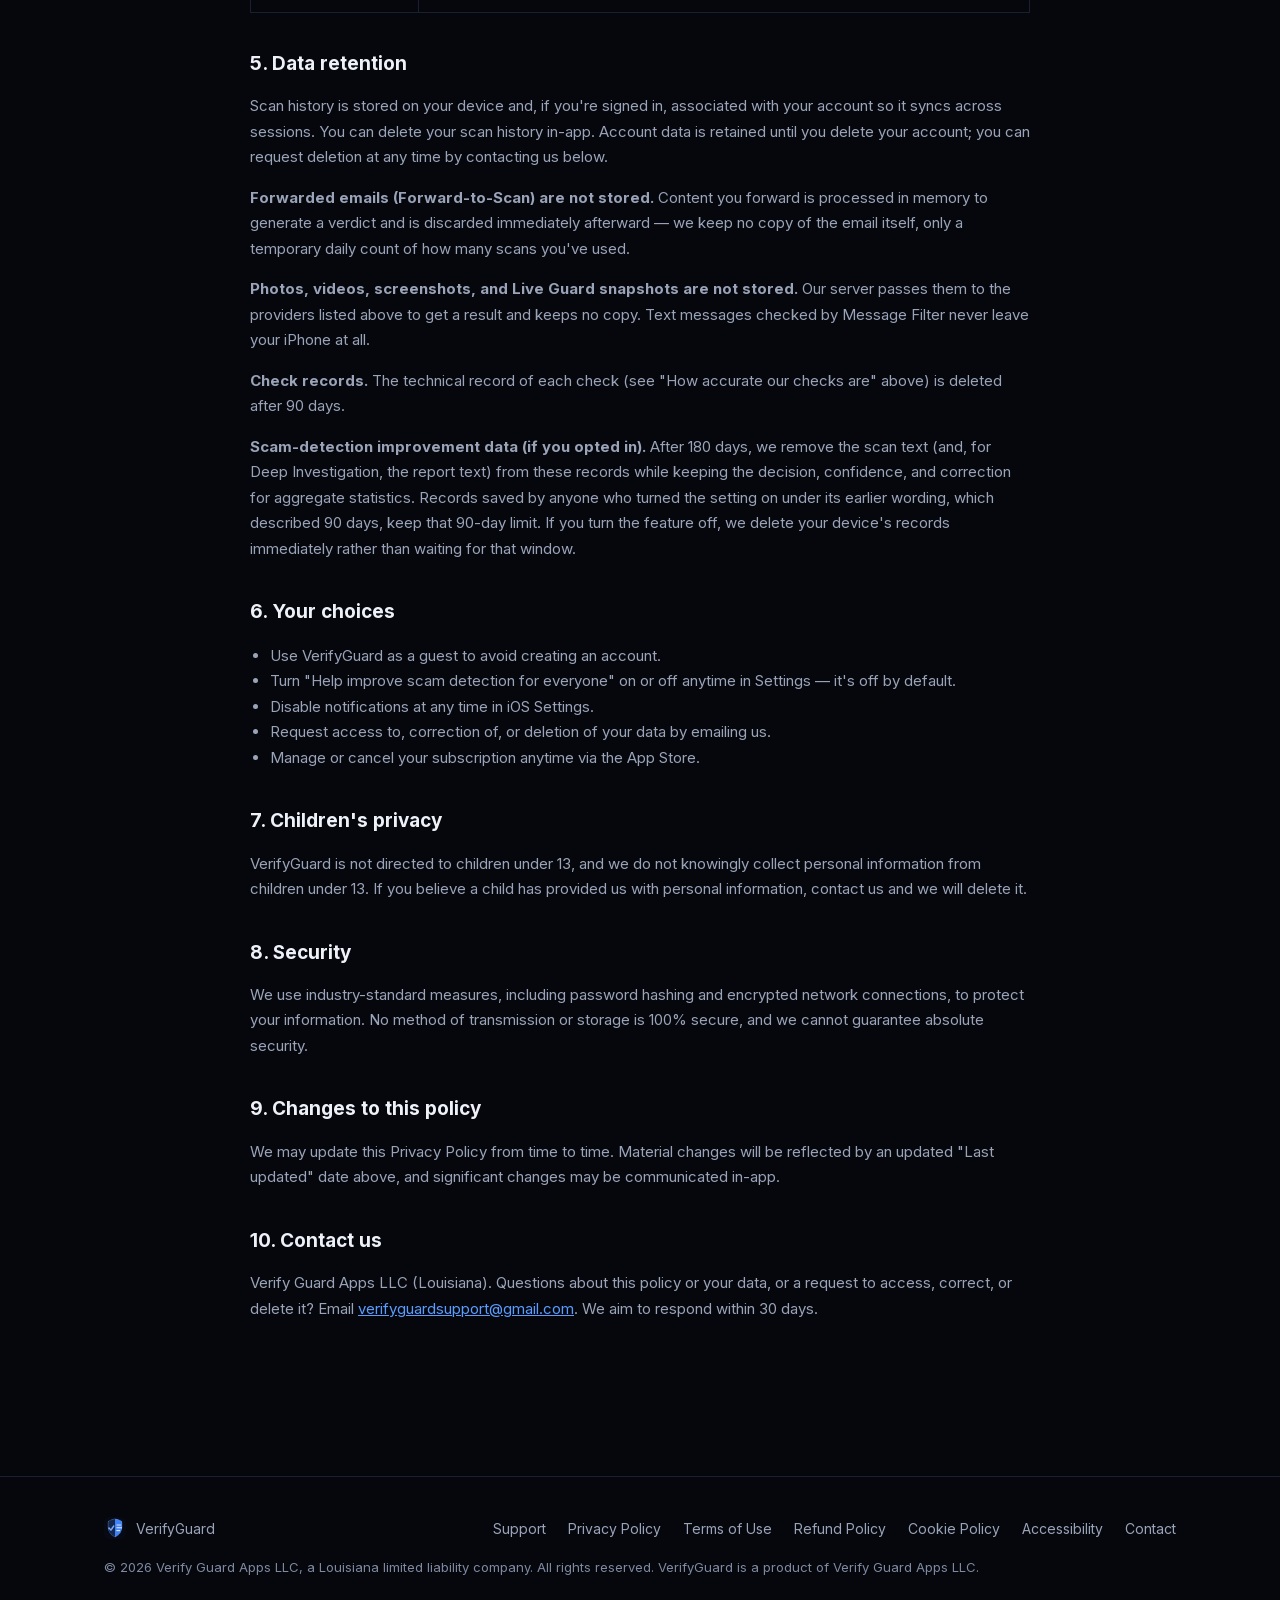
<file: privacy.html>
<!-- Pending attorney review. -->
<!doctype html>
<html lang="en">
<head>
<meta charset="UTF-8" />
<meta name="viewport" content="width=device-width, initial-scale=1.0" />
<title>Privacy Policy — VerifyGuard</title>
<meta name="description" content="How VerifyGuard collects, uses, and protects your data." />
<link rel="icon" href="assets/logo.png" />
<link rel="stylesheet" href="fonts/fonts.css">
<link rel="stylesheet" href="styles.css" />
</head>
<body>
<a class="skip-link" href="#main">Skip to main content</a>

<header class="site">
  <div class="wrap nav">
    <a href="index.html" class="brand">
      <img src="assets/logo.png" alt="" />
      VerifyGuard
    </a>
    <nav class="nav-links" id="navLinks">
      <a href="index.html#features">Features</a>
      <a href="index.html#pricing">Pricing</a>
      <a href="support.html">Support</a>
      <a href="privacy.html">Privacy</a>
      <a href="terms.html">Terms</a>
      <a href="https://apps.apple.com/us/app/verifyguard-scam-detector/id6794175364" class="nav-cta">Get the App</a>
    </nav>
    <button class="nav-toggle" id="navToggle" type="button" aria-label="Menu" aria-controls="navLinks" aria-expanded="false">☰</button>
  </div>
</header>

<main id="main">
  <div class="wrap legal">
    <h1>Privacy Policy</h1>
    <p class="updated">Last updated: November 16, 2026</p>

    <p>VerifyGuard is a product of Verify Guard Apps LLC, a Louisiana limited liability company ("VerifyGuard," "we," "our," "us"), which is responsible for the information described here. We build tools to help you identify scams, deepfakes, and misinformation. This Privacy Policy explains what information VerifyGuard collects, how it's used, and the choices you have. It applies to the VerifyGuard iOS app and the officialverifyguard.com website.</p>

    <h2>1. Information we collect</h2>
    <p><strong>Account information.</strong> If you create an account, we collect your email address and a securely hashed password, or, if you use Sign in with Apple, the identifier and email Apple provides. You can also use VerifyGuard as a guest without an account.</p>
    <p><strong>Content you submit for scanning.</strong> When you use a scan feature, we process only what you actively submit:</p>
    <ul>
      <li><strong>Photos</strong> you choose from your library, for AI-generated / deepfake and manipulation detection.</li>
      <li><strong>Links or text</strong> you enter or scan from Control Center (via clipboard access), for scam and phishing detection.</li>
      <li><strong>News search terms</strong> you enter, to check outlet coverage and bias.</li>
      <li><strong>Deep Investigation submissions</strong> (available on every plan, with a daily limit that increases by tier). Describe what happened in your own words, paste a link, or attach up to 3 photos or a short video — an AI agent reads the text, browses any link involved, looks up the domain's registration record, and writes you a detailed verdict. If you attach a photo, or a video, we extract still frames from it and send those frames (never audio, and never the raw video file) to our AI provider for direct visual analysis, and separately run them through our AI-image-detection provider to estimate the likelihood they're AI-generated.</li>
      <li><strong>Emails you forward</strong> to your personal VerifyGuard forwarding address (the Forward-to-Scan feature, on every plan). We analyze the sender, subject, and body content to check for phishing, then email you back a verdict. We do not store forwarded email content — it's processed transiently and discarded once a verdict is generated.</li>
      <li><strong>Photos, videos, links, or text you share to VerifyGuard</strong> from another app using the iPhone Share button. A shared photo or video (the whole video file) is sent to our server and checked by our AI-image-detection providers; any words in a shared photo are read on your device. Shared links are checked by our server. If you're signed in, the shared text or the words found in a shared photo may also be checked by our AI provider.</li>
      <li><strong>Your latest screenshot or clipboard, when you use Check My Screen</strong> (triggered by Back Tap, the Action Button, a Shortcut, or the Shield button in Control Center). VerifyGuard checks only the single most recent screenshot — and only if you turned on Screenshot Scanning in Settings — or what's on your clipboard at that moment. It's checked the same way as a photo, link, or text scan, and the result can be read out loud.</li>
      <li><strong>What's on your screen while Live Guard is on</strong> (Guardian plan). Live Guard only runs after you start it with iPhone's screen-recording button, and iPhone shows its recording indicator the whole time. While it's on, VerifyGuard looks at your screen about once a second and reads the words on it on your device. It never records or uses sound. About every 15 seconds — and also whenever the words on screen look like a scam — it sends one reduced-size snapshot of the screen (plus any link it found) to our server to check for scams and AI-generated or deepfake content. Live Guard stops when you stop the screen recording.</li>
      <li><strong>Text messages from unknown senders, when you turn on Message Filter</strong> (every plan). You turn this on yourself in iPhone Settings → Apps → Messages → Unknown &amp; Spam → SMS Filtering. iPhone then lets VerifyGuard check texts from senders who aren't in your contacts, so likely scams can be moved to a Junk folder. This check happens entirely on your iPhone: message content and sender details are never sent to us or anyone else, never stored, and never used for anything other than filtering. Message Filter isn't given messages from people in your contacts. You can turn it off anytime in the same Settings screen.</li>
    </ul>
    <p>VerifyGuard never looks through your photo library, email inbox, or browsing activity. Apart from the two features you choose to switch on — Live Guard (while you have screen recording running) and Message Filter (for texts from unknown senders, checked only on your device) — scans only happen when you start them, such as forwarding one email, sharing one item, or triggering Check My Screen.</p>
    <p><strong>Data to help improve scam detection (optional, off by default).</strong> In Settings, you can turn on "Help improve scam detection for everyone." If you do, when a scan finishes — and again if you tell us it was right or wrong — we save one record: the scan's text after we try to remove names, phone numbers, addresses, and account numbers on your device before anything is sent (this is done automatically and can miss some); what the scan decided and how confident it was; and your correction, if you gave one (including what it really was, if you tell us after marking a result wrong). For Deep Investigation, the record holds what you wrote and the report you received, after we try to remove personal details the same way. We use these records to improve VerifyGuard's scam detection, including to train and test our own scam-detection AI model. That model is still in development and isn't used in the app yet. We never save your photos, videos, or screenshots themselves for this — only the words found in them, after we try to remove personal details. This record is tied to a random code generated on your device and stored in your device's Keychain, not to your name, email, account, or Apple ID — we cannot connect it back to you. This feature is off by default, and you can turn it off anytime in Settings, which stops new records immediately and deletes the ones already saved from your device. Deleting requires your signed-in account; if you're signed out when you turn it off, the deletion completes the next time you open the app signed in.</p>
    <p><strong>Usage data.</strong> We keep a daily count of scans used against your plan's limit, a log of each server scan request (which feature and which providers ran) for cost tracking and abuse prevention. That log, and our server's own activity logs, don't store your email address or IP address: they store a scrambled code made from them with a secret key, which lets us count your daily scans but can't be turned back into your email or IP address. Logs made before November 5, 2026 were converted the same way. The app doesn't include any third-party analytics or crash-reporting tools. If you've chosen in iPhone Settings to share analytics with app developers, Apple gives us crash reports and basic usage statistics.</p>
    <p><strong>How accurate our checks are.</strong> For each photo, video, link or shared-message check our server runs, we keep a short technical record: which detection services ran, the score and reason each one gave, the answer our own scam engine would have given, and the answer you got. It doesn't contain your photo, video, link, message, email address, IP address or account. It does contain a scrambled code made from what was checked, with a secret key, so we can tell when the same thing is checked again; the code can't be turned back into what you checked. We use these records only to measure and improve how accurate our checks are.</p>
    <p><strong>Purchase information.</strong> Subscription purchases are handled entirely by Apple's App Store / StoreKit. We receive confirmation of your active tier, not your payment details.</p>

    <h2>2. How we use your information</h2>
    <ul>
      <li>To generate a scan result (scam risk, deepfake likelihood, news bias) for content you submit.</li>
      <li>To enforce daily scan limits tied to your subscription tier.</li>
      <li>To send scan results and scam alert notifications.</li>
      <li>To show, in your own Scampedia tab, short entries the app writes on your iPhone from your own scans that were rated dangerous. These are made and kept on your device; they aren't sent to us or shown to anyone else.</li>
      <li>To investigate what you describe, a link you submit, photos/video frames you attach (Deep Investigation), or an email you forward (Forward-to-Scan) using an AI agent, and to display or email the resulting verdict back to you.</li>
      <li>If you've opted in, to evaluate and improve our own scam-detection models using the scrubbed text, verdicts, and corrections described above.</li>
      <li>To provide customer support when you contact us.</li>
      <li>To measure and improve how accurate our scam checks are, using the technical check records described above.</li>
      <li>To maintain security and prevent abuse of the service.</li>
    </ul>

    <h2>3. Third-party services we use</h2>
    <p>To produce accurate scan results, specific content is shared with the following providers, solely to generate your result:</p>
    <table>
      <tr><th>Provider</th><th>What's shared</th><th>Purpose</th></tr>
      <tr><td>Sightengine</td><td>The photo or video you submit for a scan or share to VerifyGuard, a photo/video frame you attach to Deep Investigation, your latest screenshot (Check My Screen), or a Live Guard screen snapshot</td><td>AI-generated image / deepfake detection</td></tr>
      <tr><td>Hive</td><td>The photo or video you submit for a scan or share to VerifyGuard, your latest screenshot (Check My Screen), or a Live Guard screen snapshot. Hive does not receive Deep Investigation attachments.</td><td>A second AI-generated image / deepfake detection opinion</td></tr>
      <tr><td>GNews</td><td>Your news search query</td><td>Real-time article coverage and outlet bias data</td></tr>
      <tr><td>Anthropic (Claude)</td><td>What you type into Deep Investigation, any URL/page content it looks up on your behalf, photo/video-frame images you attach, the forwarded email's content, sender, and subject, or — if you're signed in — text or the words in a photo you share or check with Check My Screen. The AI may also run web searches (through Anthropic's web search tool) using terms it picks from your submission.</td><td>AI-driven analysis to produce a Deep Investigation, Forward-to-Scan, Share, or Check My Screen verdict</td></tr>
      <tr><td>rdap.org</td><td>The domain name (for example, example.com) of a link involved in a Deep Investigation or a forwarded email — not the rest of the link or anything else you submitted</td><td>Looking up the domain's public registration record, such as how old it is</td></tr>
      <tr><td>SendGrid (Twilio)</td><td>Emails you forward to your VerifyGuard address (they arrive through SendGrid before reaching our server), your account email address, sign-up verification codes, and Forward-to-Scan verdicts</td><td>Receiving forwarded emails, and sending verification codes and Forward-to-Scan results to you</td></tr>
      <tr><td>Apple (StoreKit / Sign in with Apple)</td><td>Purchase and/or sign-in identifiers, and Apple's signed proof of your subscription purchase</td><td>Subscription management, verifying your plan, and optional authentication</td></tr>
      <tr><td>Apple Push Notification service</td><td>A device token for your iPhone</td><td>Delivering notifications you've allowed</td></tr>
      <tr><td>Railway</td><td>Everything our server handles, as described above, including our account database (PostgreSQL)</td><td>Hosting our server and database</td></tr>
      <tr><td>GitHub (GitHub Pages)</td><td>Your IP address and standard request details when the app downloads the Scampedia scam list from scampedia.net</td><td>Hosting the Scampedia data the app shows</td></tr>
      <tr><td>Google (Gmail)</td><td>Emails you send to our support address, and their contents</td><td>Our support inbox</td></tr>
    </table>
    <p>These providers process the data under their own privacy policies and only receive what's needed to return a result — we do not sell or share your data for advertising purposes.</p>

    <h2>This website</h2>
    <p>officialverifyguard.com doesn't use cookies, analytics, advertising trackers, or embedded third-party content, and it has no forms. Its fonts are served from this site itself. The site is hosted on GitHub Pages and delivered through Cloudflare, so every visit passes through both companies' servers. Like any web host, they see standard request details (such as IP address and browser type); we don't receive or use them. Cloudflare also adds a small script that hides the email addresses on our pages from spam bots. See our <a href="cookies.html">Cookie Policy</a>.</p>

    <h2>4. Device permissions</h2>
    <table>
      <tr><th>Permission</th><th>Why VerifyGuard asks</th></tr>
      <tr><td>Photos</td><td>To let you select an image to scan, and — only if you turn on Screenshot Scanning — to check the single screenshot you just took when you use Check My Screen</td></tr>
      <tr><td>Clipboard</td><td>To scan a link or text via the Control Center widget</td></tr>
      <tr><td>Notifications</td><td>To deliver scan results and scam alerts, including Live Guard alerts</td></tr>
      <tr><td>Screen recording (Live Guard)</td><td>Asked by iPhone each time you start Live Guard, so VerifyGuard can check what's on your screen for scams while it runs</td></tr>
      <tr><td>SMS Filtering (Message Filter)</td><td>Turned on by you in iPhone Settings, so VerifyGuard can filter likely scam texts from unknown senders on your device</td></tr>
      <tr><td>Network</td><td>To communicate with our scanning services</td></tr>
    </table>

    <h2>5. Data retention</h2>
    <p>Scan history is stored on your device and, if you're signed in, associated with your account so it syncs across sessions. You can delete your scan history in-app. Account data is retained until you delete your account; you can request deletion at any time by contacting us below.</p>
    <p><strong>Forwarded emails (Forward-to-Scan) are not stored.</strong> Content you forward is processed in memory to generate a verdict and is discarded immediately afterward — we keep no copy of the email itself, only a temporary daily count of how many scans you've used.</p>
    <p><strong>Photos, videos, screenshots, and Live Guard snapshots are not stored.</strong> Our server passes them to the providers listed above to get a result and keeps no copy. Text messages checked by Message Filter never leave your iPhone at all.</p>
    <p><strong>Check records.</strong> The technical record of each check (see "How accurate our checks are" above) is deleted after 90 days.</p>
    <p><strong>Scam-detection improvement data (if you opted in).</strong> After 180 days, we remove the scan text (and, for Deep Investigation, the report text) from these records while keeping the decision, confidence, and correction for aggregate statistics. Records saved by anyone who turned the setting on under its earlier wording, which described 90 days, keep that 90-day limit. If you turn the feature off, we delete your device's records immediately rather than waiting for that window.</p>

    <h2>6. Your choices</h2>
    <ul>
      <li>Use VerifyGuard as a guest to avoid creating an account.</li>
      <li>Turn "Help improve scam detection for everyone" on or off anytime in Settings — it's off by default.</li>
      <li>Disable notifications at any time in iOS Settings.</li>
      <li>Request access to, correction of, or deletion of your data by emailing us.</li>
      <li>Manage or cancel your subscription anytime via the App Store.</li>
    </ul>

    <h2>7. Children's privacy</h2>
    <p>VerifyGuard is not directed to children under 13, and we do not knowingly collect personal information from children under 13. If you believe a child has provided us with personal information, contact us and we will delete it.</p>

    <h2>8. Security</h2>
    <p>We use industry-standard measures, including password hashing and encrypted network connections, to protect your information. No method of transmission or storage is 100% secure, and we cannot guarantee absolute security.</p>

    <h2>9. Changes to this policy</h2>
    <p>We may update this Privacy Policy from time to time. Material changes will be reflected by an updated "Last updated" date above, and significant changes may be communicated in-app.</p>

    <h2>10. Contact us</h2>
    <p>Verify Guard Apps LLC (Louisiana). Questions about this policy or your data, or a request to access, correct, or delete it? Email <a href="mailto:verifyguardsupport@gmail.com">verifyguardsupport@gmail.com</a>. We aim to respond within 30 days.</p>
  </div>
</main>

<footer class="site">
  <div class="wrap">
    <div class="footer-row">
      <div class="footer-brand">
        <img src="assets/logo.png" alt="" />
        VerifyGuard
      </div>
      <div class="footer-links">
        <a href="support.html">Support</a>
        <a href="privacy.html">Privacy Policy</a>
        <a href="terms.html">Terms of Use</a>
        <a href="refund.html">Refund Policy</a>
        <a href="cookies.html">Cookie Policy</a>
        <a href="accessibility.html">Accessibility</a>
        <a href="mailto:verifyguardsupport@gmail.com">Contact</a>
      </div>
    </div>
    <div class="footer-copy">© 2026 Verify Guard Apps LLC, a Louisiana limited liability company. All rights reserved. VerifyGuard is a product of Verify Guard Apps LLC.</div>
  </div>
</footer>

<script>
  document.getElementById('navToggle').addEventListener('click', function () {
    var open = document.getElementById('navLinks').classList.toggle('open');
    this.setAttribute('aria-expanded', open ? 'true' : 'false');
  });
</script>

</body>
</html>
</file>
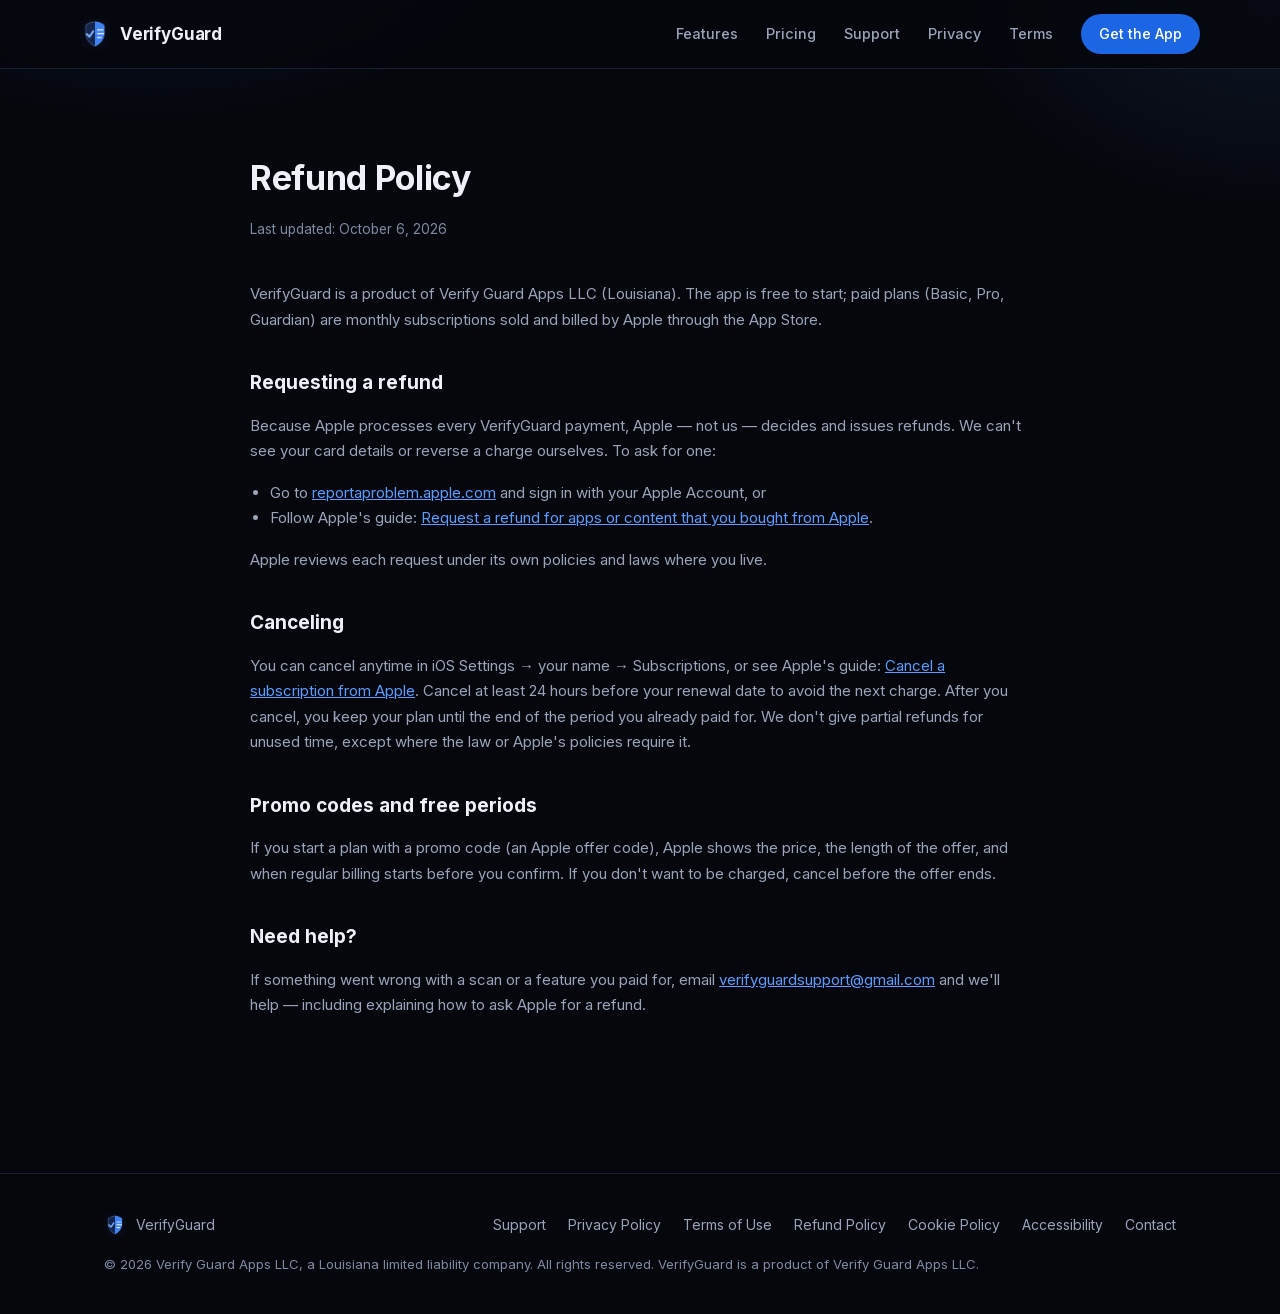
<file: refund.html>
<!doctype html>
<html lang="en">
<head>
<meta charset="UTF-8" />
<meta name="viewport" content="width=device-width, initial-scale=1.0" />
<title>Refund Policy — VerifyGuard</title>
<meta name="description" content="How refunds work for VerifyGuard subscriptions, which are billed by Apple." />
<link rel="icon" href="assets/logo.png" />
<link rel="stylesheet" href="fonts/fonts.css">
<link rel="stylesheet" href="styles.css" />
</head>
<body>
<a class="skip-link" href="#main">Skip to main content</a>

<header class="site">
  <div class="wrap nav">
    <a href="index.html" class="brand">
      <img src="assets/logo.png" alt="" />
      VerifyGuard
    </a>
    <nav class="nav-links" id="navLinks">
      <a href="index.html#features">Features</a>
      <a href="index.html#pricing">Pricing</a>
      <a href="support.html">Support</a>
      <a href="privacy.html">Privacy</a>
      <a href="terms.html">Terms</a>
      <a href="https://apps.apple.com/us/app/verifyguard-scam-detector/id6794175364" class="nav-cta">Get the App</a>
    </nav>
    <button class="nav-toggle" id="navToggle" type="button" aria-label="Menu" aria-controls="navLinks" aria-expanded="false">☰</button>
  </div>
</header>

<main id="main">
  <div class="wrap legal">
    <h1>Refund Policy</h1>
    <p class="updated">Last updated: October 6, 2026</p>
    <p>VerifyGuard is a product of Verify Guard Apps LLC (Louisiana). The app is free to start; paid plans (Basic, Pro, Guardian) are monthly subscriptions sold and billed by Apple through the App Store.</p>

    <h2>Requesting a refund</h2>
    <p>Because Apple processes every VerifyGuard payment, Apple — not us — decides and issues refunds. We can't see your card details or reverse a charge ourselves. To ask for one:</p>
    <ul>
      <li>Go to <a href="https://reportaproblem.apple.com/">reportaproblem.apple.com</a> and sign in with your Apple Account, or</li>
      <li>Follow Apple's guide: <a href="https://support.apple.com/en-us/118223">Request a refund for apps or content that you bought from Apple</a>.</li>
    </ul>
    <p>Apple reviews each request under its own policies and laws where you live.</p>

    <h2>Canceling</h2>
    <p>You can cancel anytime in iOS Settings → your name → Subscriptions, or see Apple's guide: <a href="https://support.apple.com/en-us/118428">Cancel a subscription from Apple</a>. Cancel at least 24 hours before your renewal date to avoid the next charge. After you cancel, you keep your plan until the end of the period you already paid for. We don't give partial refunds for unused time, except where the law or Apple's policies require it.</p>

    <h2>Promo codes and free periods</h2>
    <p>If you start a plan with a promo code (an Apple offer code), Apple shows the price, the length of the offer, and when regular billing starts before you confirm. If you don't want to be charged, cancel before the offer ends.</p>

    <h2>Need help?</h2>
    <p>If something went wrong with a scan or a feature you paid for, email <a href="mailto:verifyguardsupport@gmail.com">verifyguardsupport@gmail.com</a> and we'll help — including explaining how to ask Apple for a refund.</p>
  </div>
</main>

<footer class="site">
  <div class="wrap">
    <div class="footer-row">
      <div class="footer-brand">
        <img src="assets/logo.png" alt="" />
        VerifyGuard
      </div>
      <div class="footer-links">
        <a href="support.html">Support</a>
        <a href="privacy.html">Privacy Policy</a>
        <a href="terms.html">Terms of Use</a>
        <a href="refund.html">Refund Policy</a>
        <a href="cookies.html">Cookie Policy</a>
        <a href="accessibility.html">Accessibility</a>
        <a href="mailto:verifyguardsupport@gmail.com">Contact</a>
      </div>
    </div>
    <div class="footer-copy">© 2026 Verify Guard Apps LLC, a Louisiana limited liability company. All rights reserved. VerifyGuard is a product of Verify Guard Apps LLC.</div>
  </div>
</footer>

<script>
  document.getElementById('navToggle').addEventListener('click', function () {
    var open = document.getElementById('navLinks').classList.toggle('open');
    this.setAttribute('aria-expanded', open ? 'true' : 'false');
  });
</script>

</body>
</html>
</file>
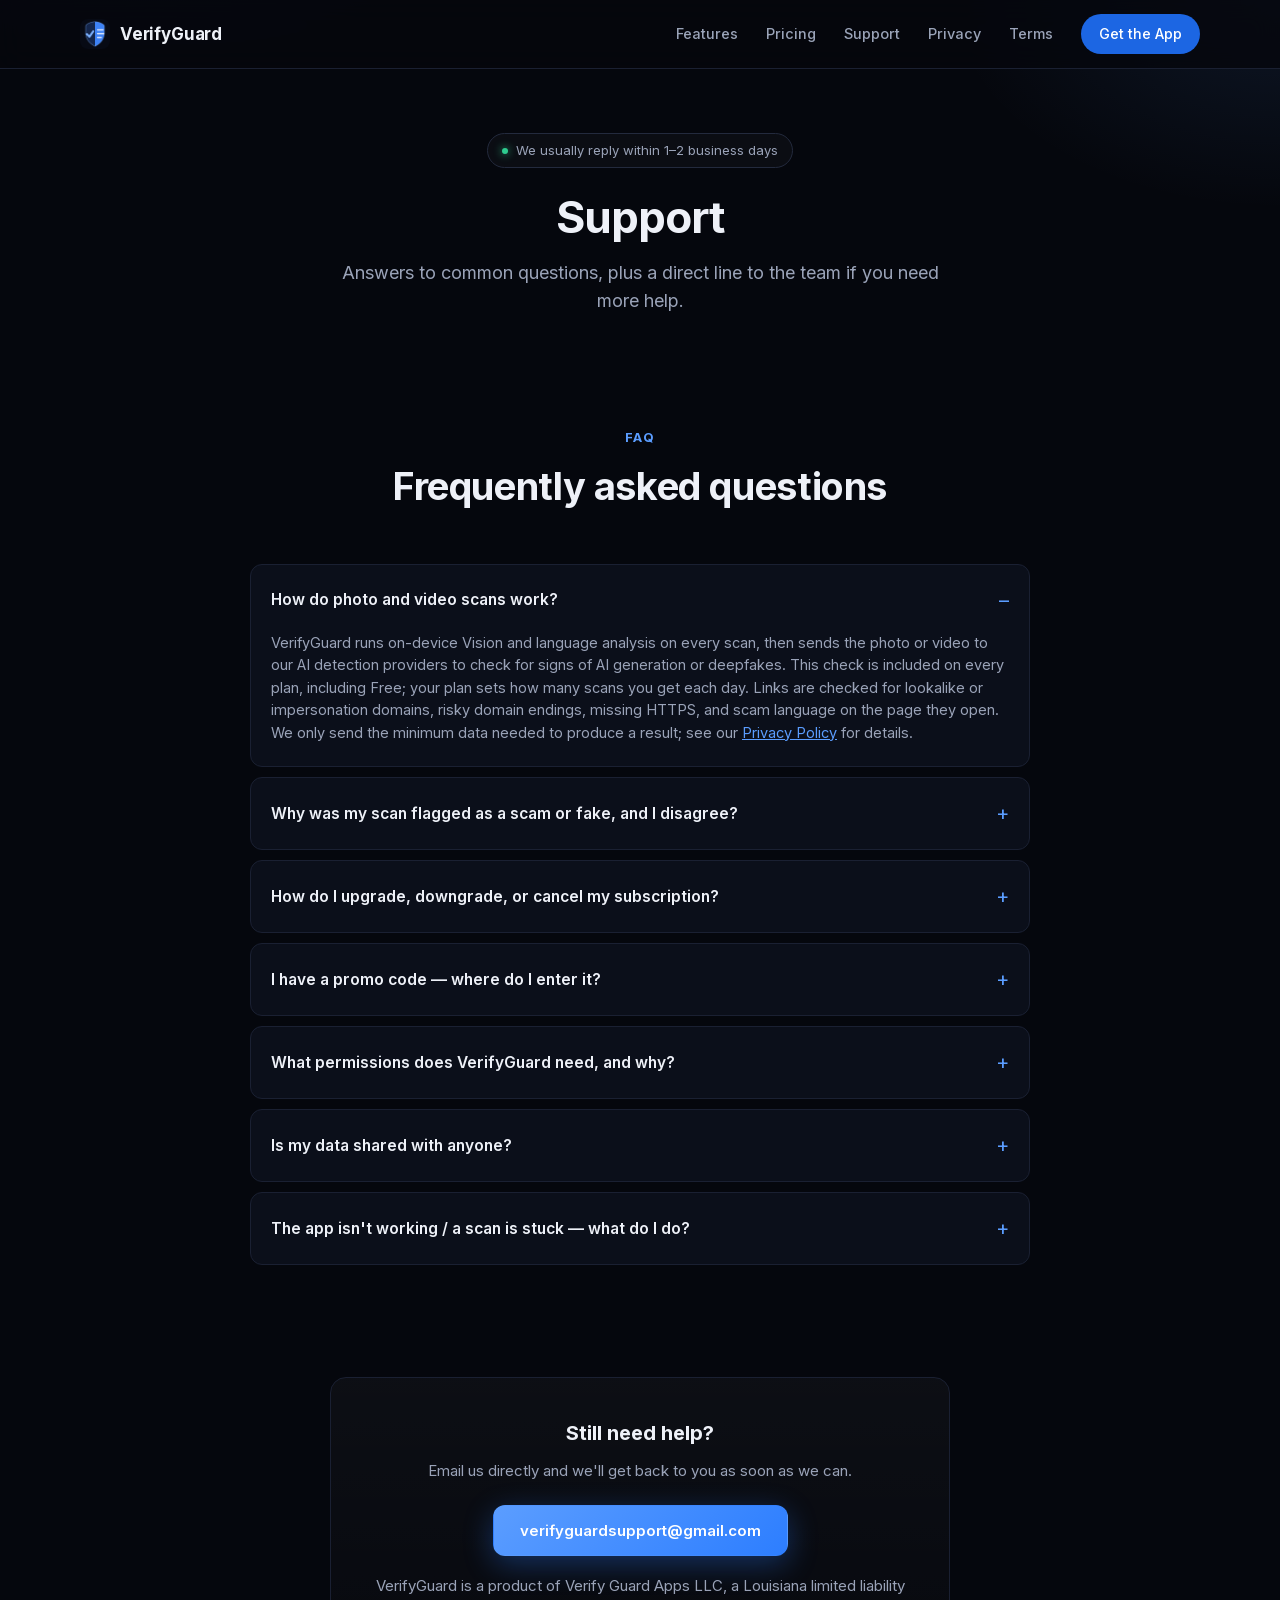
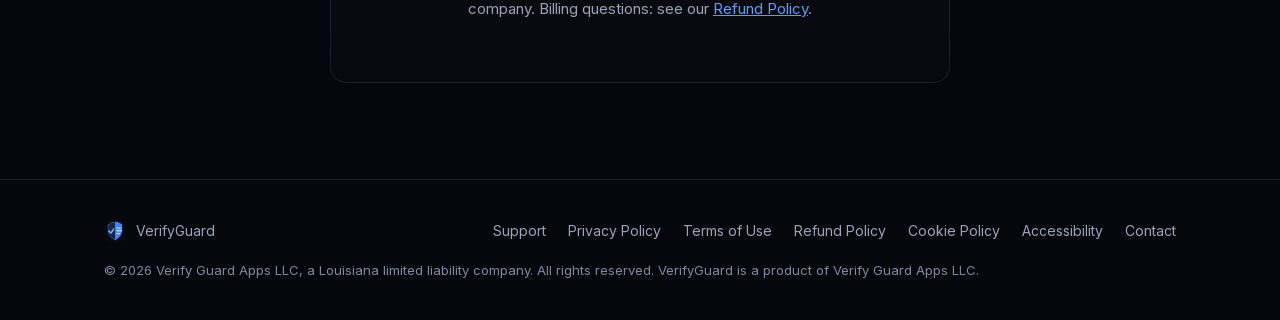
<file: support.html>
<!doctype html>
<html lang="en">
<head>
<meta charset="UTF-8" />
<meta name="viewport" content="width=device-width, initial-scale=1.0" />
<title>Support — VerifyGuard</title>
<meta name="description" content="Get help with VerifyGuard — FAQs, troubleshooting, and direct contact with our support team." />
<link rel="icon" href="assets/logo.png" />
<link rel="stylesheet" href="fonts/fonts.css">
<link rel="stylesheet" href="styles.css" />
</head>
<body>
<a class="skip-link" href="#main">Skip to main content</a>

<header class="site">
  <div class="wrap nav">
    <a href="index.html" class="brand">
      <img src="assets/logo.png" alt="" />
      VerifyGuard
    </a>
    <nav class="nav-links" id="navLinks">
      <a href="index.html#features">Features</a>
      <a href="index.html#pricing">Pricing</a>
      <a href="support.html">Support</a>
      <a href="privacy.html">Privacy</a>
      <a href="terms.html">Terms</a>
      <a href="https://apps.apple.com/us/app/verifyguard-scam-detector/id6794175364" class="nav-cta">Get the App</a>
    </nav>
    <button class="nav-toggle" id="navToggle" type="button" aria-label="Menu" aria-controls="navLinks" aria-expanded="false">☰</button>
  </div>
</header>

<main id="main">
  <section class="hero" style="padding-top:64px; padding-bottom:20px;">
    <div class="wrap">
      <div class="badge"><span class="dot"></span> We usually reply within 1–2 business days</div>
      <h1 style="font-size:clamp(30px,4.5vw,44px);">Support</h1>
      <p class="lead">Answers to common questions, plus a direct line to the team if you need more help.</p>
    </div>
  </section>

  <section class="tight">
    <div class="wrap">
      <div class="section-head">
        <div class="kicker">FAQ</div>
        <h2>Frequently asked questions</h2>
      </div>
      <div class="faq">
        <details open>
          <summary>How do photo and video scans work?</summary>
          <p>VerifyGuard runs on-device Vision and language analysis on every scan, then sends the photo or video to our AI detection providers to check for signs of AI generation or deepfakes. This check is included on every plan, including Free; your plan sets how many scans you get each day. Links are checked for lookalike or impersonation domains, risky domain endings, missing HTTPS, and scam language on the page they open. We only send the minimum data needed to produce a result; see our <a href="privacy.html">Privacy Policy</a> for details.</p>
        </details>
        <details>
          <summary>Why was my scan flagged as a scam or fake, and I disagree?</summary>
          <p>VerifyGuard's verdicts are automated risk assessments, not a guarantee. If you believe a result is wrong, email us with the item you scanned (a screenshot or the link) and we'll take a look and use it to improve detection.</p>
        </details>
        <details>
          <summary>How do I upgrade, downgrade, or cancel my subscription?</summary>
          <p>All subscriptions are billed and managed through the App Store. On your iPhone, go to Settings → your name → Subscriptions → VerifyGuard to change or cancel your plan. Changes take effect at the end of the current billing period. Full terms are in our <a href="terms.html">Terms of Use</a>.</p>
        </details>
        <details>
          <summary>I have a promo code — where do I enter it?</summary>
          <p>Open VerifyGuard → Settings → Redeem Promo Code. You'll enter the code on Apple's redemption screen, which shows the offer's price, length, and when regular billing starts before you confirm.</p>
        </details>
        <details>
          <summary>What permissions does VerifyGuard need, and why?</summary>
          <p>Photos (to scan an image you choose), Clipboard (to scan a link or text from the Control Center widget), Notifications (for scan results, optional new-scam alerts on every plan with a free account, and Live Guard alerts on Guardian), and Network (to reach our scanning services). VerifyGuard never scans your photo library in the background — only images you actively select.</p>
        </details>
        <details>
          <summary>Is my data shared with anyone?</summary>
          <p>Only the specific content you submit for scanning is sent to our detection providers, and only to produce your result. We do not sell your data. Full details are in our <a href="privacy.html">Privacy Policy</a>.</p>
        </details>
        <details>
          <summary>The app isn't working / a scan is stuck — what do I do?</summary>
          <p>First, check your internet connection and try again. If it persists, email us with your device model, iOS version, and what you were trying to scan — that's usually enough for us to diagnose it quickly.</p>
        </details>
      </div>
    </div>
  </section>

  <section class="tight">
    <div class="wrap">
      <div class="contact-box">
        <h3>Still need help?</h3>
        <p>Email us directly and we'll get back to you as soon as we can.</p>
        <div class="cta-row" style="margin-bottom:0;">
          <a href="mailto:verifyguardsupport@gmail.com" class="btn btn-primary">verifyguardsupport@gmail.com</a>
        </div>
        <p class="hero-note" style="margin-top:18px;">VerifyGuard is a product of Verify Guard Apps LLC, a Louisiana limited liability company. Billing questions: see our <a href="refund.html">Refund Policy</a>.</p>
      </div>
    </div>
  </section>
</main>

<footer class="site">
  <div class="wrap">
    <div class="footer-row">
      <div class="footer-brand">
        <img src="assets/logo.png" alt="" />
        VerifyGuard
      </div>
      <div class="footer-links">
        <a href="support.html">Support</a>
        <a href="privacy.html">Privacy Policy</a>
        <a href="terms.html">Terms of Use</a>
        <a href="refund.html">Refund Policy</a>
        <a href="cookies.html">Cookie Policy</a>
        <a href="accessibility.html">Accessibility</a>
        <a href="mailto:verifyguardsupport@gmail.com">Contact</a>
      </div>
    </div>
    <div class="footer-copy">© 2026 Verify Guard Apps LLC, a Louisiana limited liability company. All rights reserved. VerifyGuard is a product of Verify Guard Apps LLC.</div>
  </div>
</footer>

<script>
  document.getElementById('navToggle').addEventListener('click', function () {
    var open = document.getElementById('navLinks').classList.toggle('open');
    this.setAttribute('aria-expanded', open ? 'true' : 'false');
  });
</script>

</body>
</html>
</file>
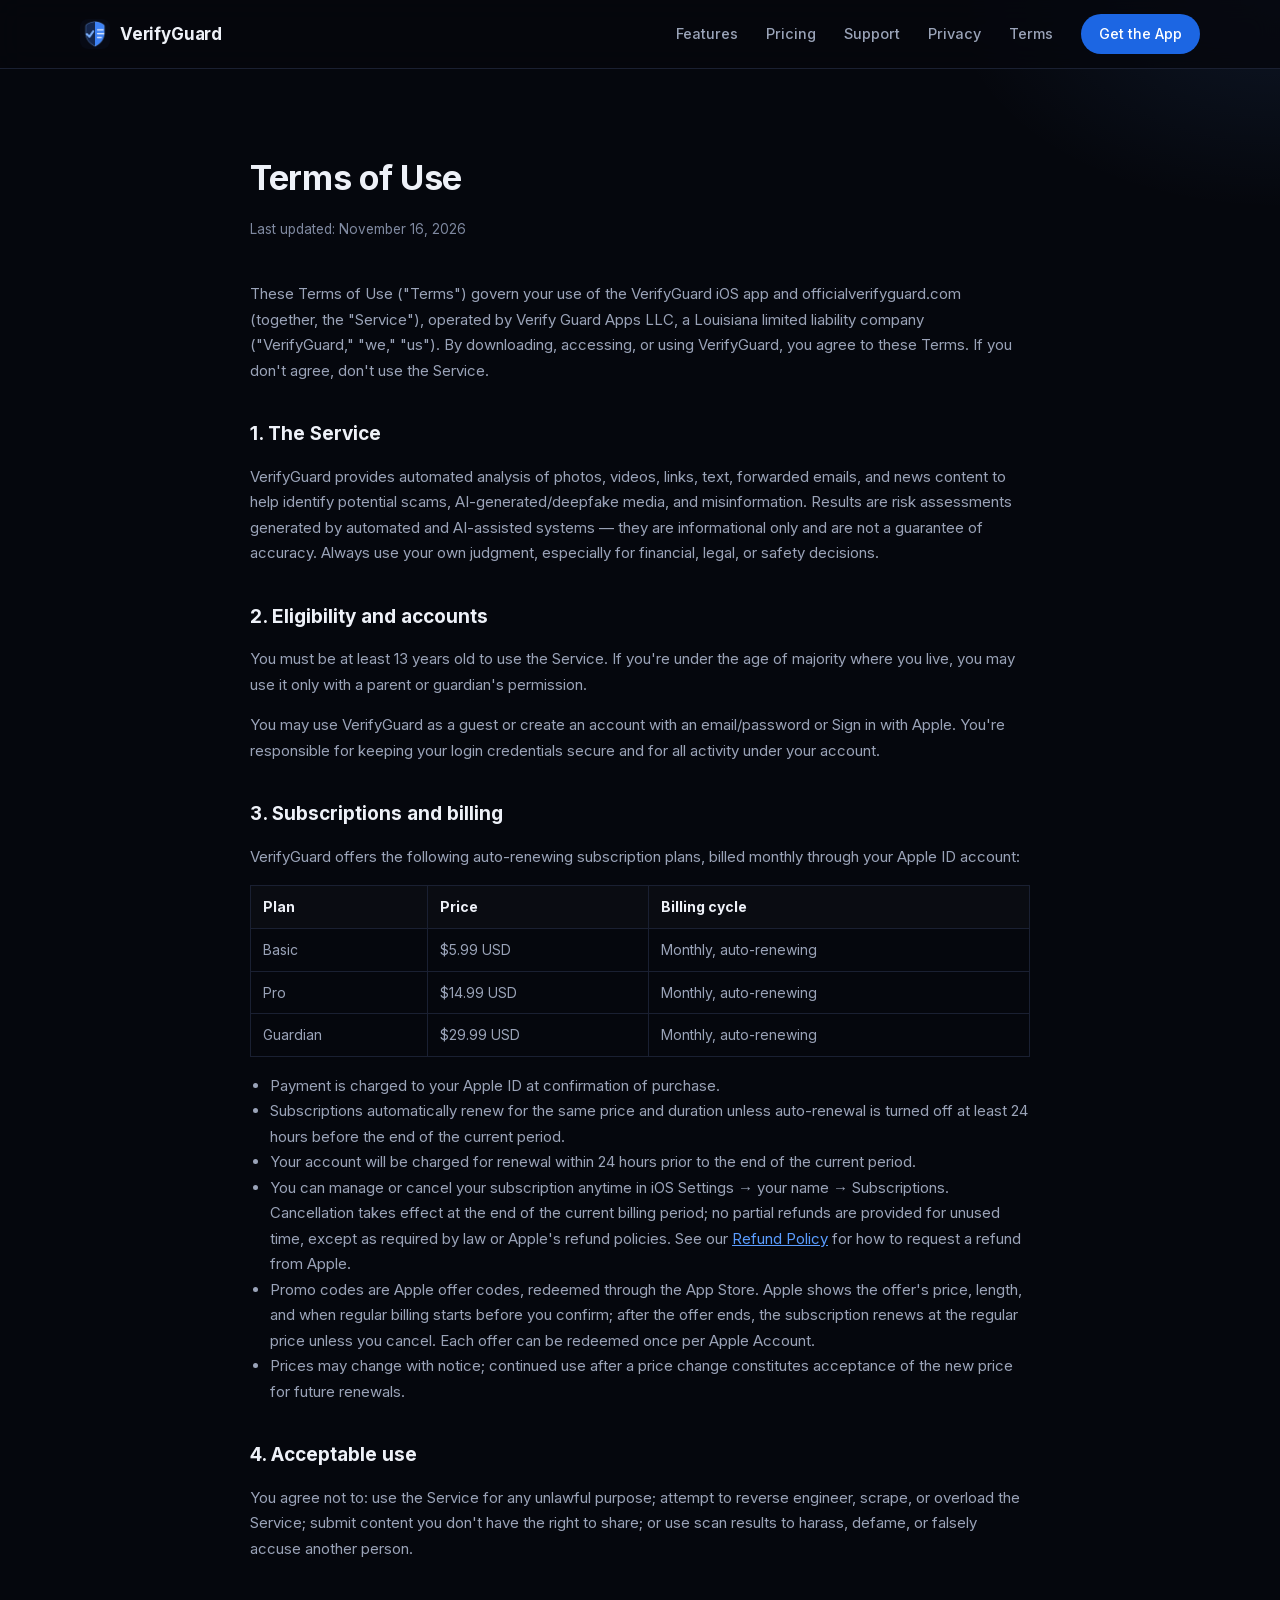
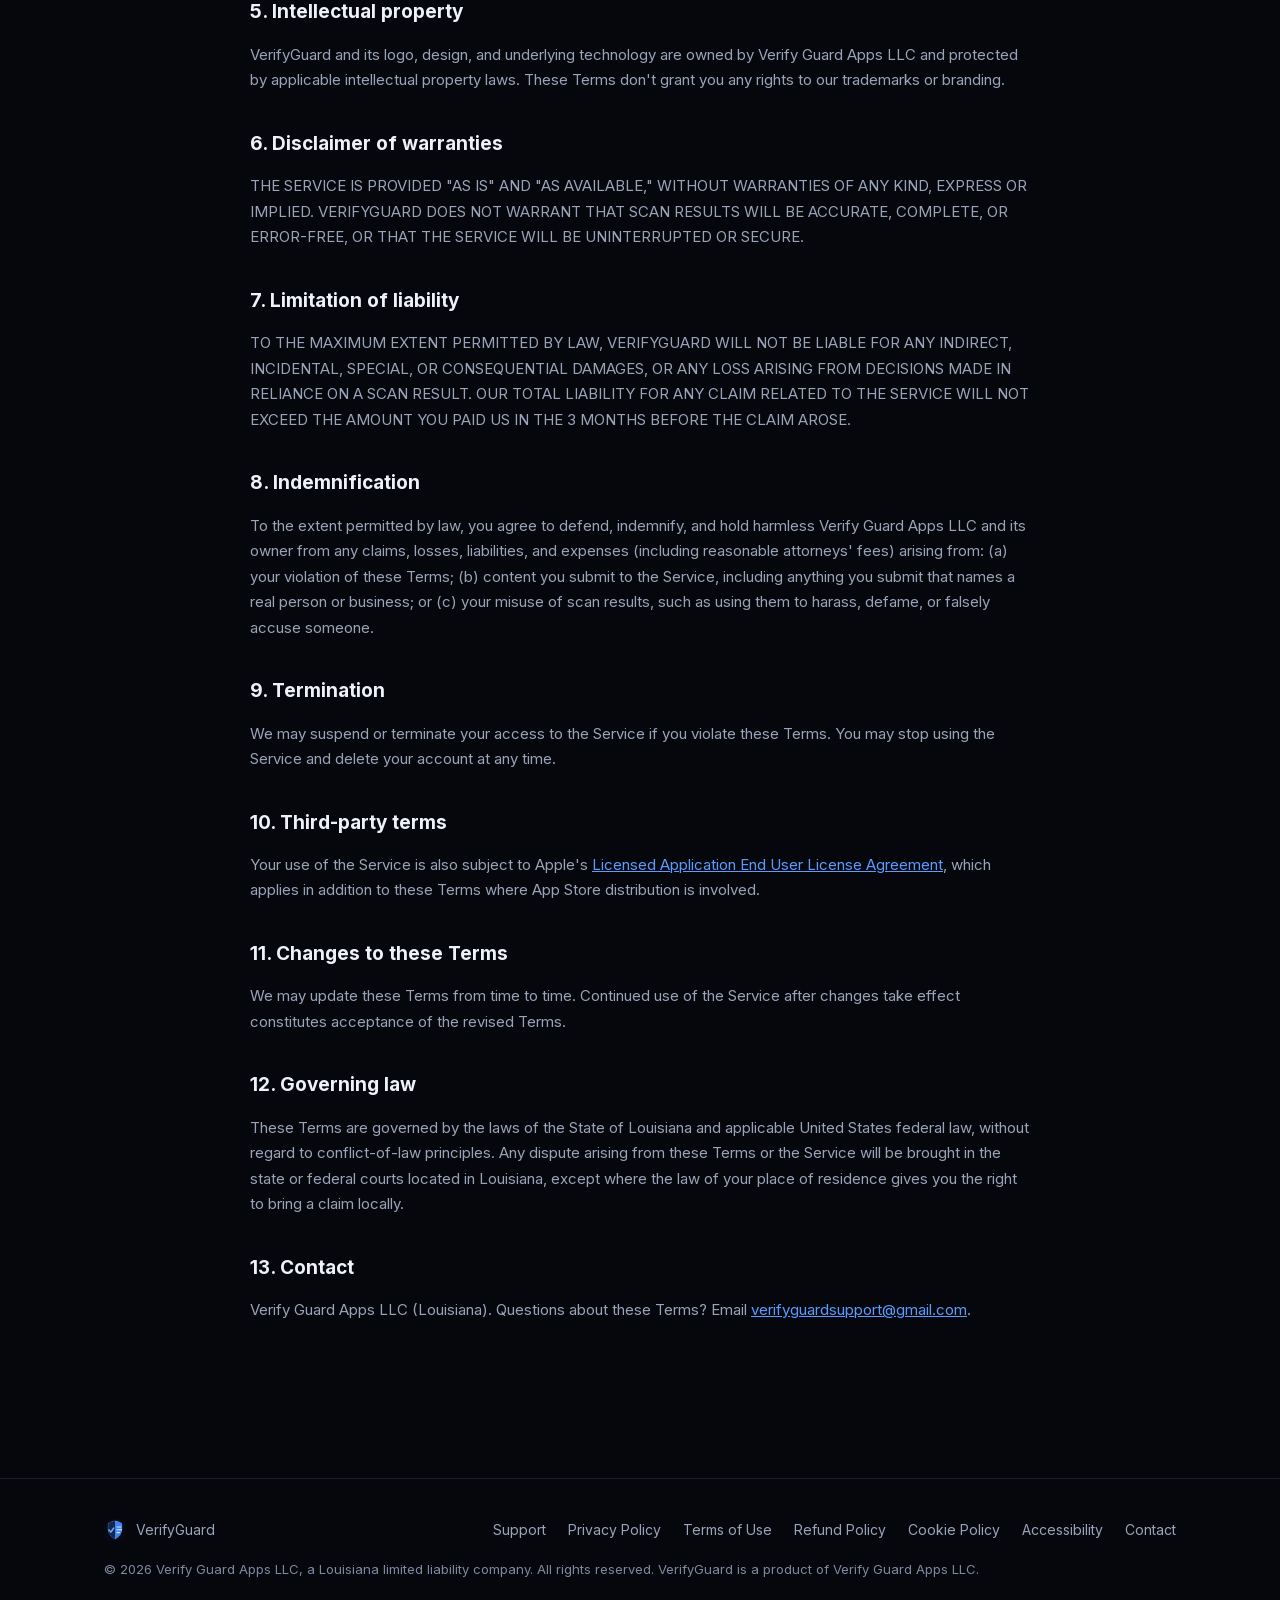
<file: terms.html>
<!-- Pending attorney review. -->
<!doctype html>
<html lang="en">
<head>
<meta charset="UTF-8" />
<meta name="viewport" content="width=device-width, initial-scale=1.0" />
<title>Terms of Use — VerifyGuard</title>
<meta name="description" content="Terms of Use and End User License Agreement for VerifyGuard." />
<link rel="icon" href="assets/logo.png" />
<link rel="stylesheet" href="fonts/fonts.css">
<link rel="stylesheet" href="styles.css" />
</head>
<body>
<a class="skip-link" href="#main">Skip to main content</a>

<header class="site">
  <div class="wrap nav">
    <a href="index.html" class="brand">
      <img src="assets/logo.png" alt="" />
      VerifyGuard
    </a>
    <nav class="nav-links" id="navLinks">
      <a href="index.html#features">Features</a>
      <a href="index.html#pricing">Pricing</a>
      <a href="support.html">Support</a>
      <a href="privacy.html">Privacy</a>
      <a href="terms.html">Terms</a>
      <a href="https://apps.apple.com/us/app/verifyguard-scam-detector/id6794175364" class="nav-cta">Get the App</a>
    </nav>
    <button class="nav-toggle" id="navToggle" type="button" aria-label="Menu" aria-controls="navLinks" aria-expanded="false">☰</button>
  </div>
</header>

<main id="main">
  <div class="wrap legal">
    <h1>Terms of Use</h1>
    <p class="updated">Last updated: November 16, 2026</p>

    <p>These Terms of Use ("Terms") govern your use of the VerifyGuard iOS app and officialverifyguard.com (together, the "Service"), operated by Verify Guard Apps LLC, a Louisiana limited liability company ("VerifyGuard," "we," "us"). By downloading, accessing, or using VerifyGuard, you agree to these Terms. If you don't agree, don't use the Service.</p>

    <h2>1. The Service</h2>
    <p>VerifyGuard provides automated analysis of photos, videos, links, text, forwarded emails, and news content to help identify potential scams, AI-generated/deepfake media, and misinformation. Results are risk assessments generated by automated and AI-assisted systems — they are informational only and are not a guarantee of accuracy. Always use your own judgment, especially for financial, legal, or safety decisions.</p>

    <h2>2. Eligibility and accounts</h2>
    <p>You must be at least 13 years old to use the Service. If you're under the age of majority where you live, you may use it only with a parent or guardian's permission.</p>
    <p>You may use VerifyGuard as a guest or create an account with an email/password or Sign in with Apple. You're responsible for keeping your login credentials secure and for all activity under your account.</p>

    <h2>3. Subscriptions and billing</h2>
    <p>VerifyGuard offers the following auto-renewing subscription plans, billed monthly through your Apple ID account:</p>
    <table>
      <tr><th>Plan</th><th>Price</th><th>Billing cycle</th></tr>
      <tr><td>Basic</td><td>$5.99 USD</td><td>Monthly, auto-renewing</td></tr>
      <tr><td>Pro</td><td>$14.99 USD</td><td>Monthly, auto-renewing</td></tr>
      <tr><td>Guardian</td><td>$29.99 USD</td><td>Monthly, auto-renewing</td></tr>
    </table>
    <ul>
      <li>Payment is charged to your Apple ID at confirmation of purchase.</li>
      <li>Subscriptions automatically renew for the same price and duration unless auto-renewal is turned off at least 24 hours before the end of the current period.</li>
      <li>Your account will be charged for renewal within 24 hours prior to the end of the current period.</li>
      <li>You can manage or cancel your subscription anytime in iOS Settings → your name → Subscriptions. Cancellation takes effect at the end of the current billing period; no partial refunds are provided for unused time, except as required by law or Apple's refund policies. See our <a href="refund.html">Refund Policy</a> for how to request a refund from Apple.</li>
      <li>Promo codes are Apple offer codes, redeemed through the App Store. Apple shows the offer's price, length, and when regular billing starts before you confirm; after the offer ends, the subscription renews at the regular price unless you cancel. Each offer can be redeemed once per Apple Account.</li>
      <li>Prices may change with notice; continued use after a price change constitutes acceptance of the new price for future renewals.</li>
    </ul>

    <h2>4. Acceptable use</h2>
    <p>You agree not to: use the Service for any unlawful purpose; attempt to reverse engineer, scrape, or overload the Service; submit content you don't have the right to share; or use scan results to harass, defame, or falsely accuse another person.</p>

    <h2>5. Intellectual property</h2>
    <p>VerifyGuard and its logo, design, and underlying technology are owned by Verify Guard Apps LLC and protected by applicable intellectual property laws. These Terms don't grant you any rights to our trademarks or branding.</p>

    <h2>6. Disclaimer of warranties</h2>
    <p>THE SERVICE IS PROVIDED "AS IS" AND "AS AVAILABLE," WITHOUT WARRANTIES OF ANY KIND, EXPRESS OR IMPLIED. VERIFYGUARD DOES NOT WARRANT THAT SCAN RESULTS WILL BE ACCURATE, COMPLETE, OR ERROR-FREE, OR THAT THE SERVICE WILL BE UNINTERRUPTED OR SECURE.</p>

    <h2>7. Limitation of liability</h2>
    <p>TO THE MAXIMUM EXTENT PERMITTED BY LAW, VERIFYGUARD WILL NOT BE LIABLE FOR ANY INDIRECT, INCIDENTAL, SPECIAL, OR CONSEQUENTIAL DAMAGES, OR ANY LOSS ARISING FROM DECISIONS MADE IN RELIANCE ON A SCAN RESULT. OUR TOTAL LIABILITY FOR ANY CLAIM RELATED TO THE SERVICE WILL NOT EXCEED THE AMOUNT YOU PAID US IN THE 3 MONTHS BEFORE THE CLAIM AROSE.</p>

    <h2>8. Indemnification</h2>
    <p>To the extent permitted by law, you agree to defend, indemnify, and hold harmless Verify Guard Apps LLC and its owner from any claims, losses, liabilities, and expenses (including reasonable attorneys' fees) arising from: (a) your violation of these Terms; (b) content you submit to the Service, including anything you submit that names a real person or business; or (c) your misuse of scan results, such as using them to harass, defame, or falsely accuse someone.</p>

    <h2>9. Termination</h2>
    <p>We may suspend or terminate your access to the Service if you violate these Terms. You may stop using the Service and delete your account at any time.</p>

    <h2>10. Third-party terms</h2>
    <p>Your use of the Service is also subject to Apple's <a href="https://www.apple.com/legal/internet-services/itunes/dev/stdeula/" target="_blank" rel="noopener">Licensed Application End User License Agreement</a>, which applies in addition to these Terms where App Store distribution is involved.</p>

    <h2>11. Changes to these Terms</h2>
    <p>We may update these Terms from time to time. Continued use of the Service after changes take effect constitutes acceptance of the revised Terms.</p>

    <h2>12. Governing law</h2>
    <p>These Terms are governed by the laws of the State of Louisiana and applicable United States federal law, without regard to conflict-of-law principles. Any dispute arising from these Terms or the Service will be brought in the state or federal courts located in Louisiana, except where the law of your place of residence gives you the right to bring a claim locally.</p>

    <h2>13. Contact</h2>
    <p>Verify Guard Apps LLC (Louisiana). Questions about these Terms? Email <a href="mailto:verifyguardsupport@gmail.com">verifyguardsupport@gmail.com</a>.</p>
  </div>
</main>

<footer class="site">
  <div class="wrap">
    <div class="footer-row">
      <div class="footer-brand">
        <img src="assets/logo.png" alt="" />
        VerifyGuard
      </div>
      <div class="footer-links">
        <a href="support.html">Support</a>
        <a href="privacy.html">Privacy Policy</a>
        <a href="terms.html">Terms of Use</a>
        <a href="refund.html">Refund Policy</a>
        <a href="cookies.html">Cookie Policy</a>
        <a href="accessibility.html">Accessibility</a>
        <a href="mailto:verifyguardsupport@gmail.com">Contact</a>
      </div>
    </div>
    <div class="footer-copy">© 2026 Verify Guard Apps LLC, a Louisiana limited liability company. All rights reserved. VerifyGuard is a product of Verify Guard Apps LLC.</div>
  </div>
</footer>

<script>
  document.getElementById('navToggle').addEventListener('click', function () {
    var open = document.getElementById('navLinks').classList.toggle('open');
    this.setAttribute('aria-expanded', open ? 'true' : 'false');
  });
</script>

</body>
</html>
</file>
<file: fonts/fonts.css>
/* Self-hosted Google Fonts (SIL Open Font License 1.1), latin subset.
   Served from this site so visitors' browsers never contact Google (2026-10-06). */
@font-face {
  font-family: 'Inter';
  font-style: normal;
  font-weight: 400;
  font-display: swap;
  src: url(Inter-bec94a4d.woff2) format('woff2');
  unicode-range: U+0000-00FF, U+0131, U+0152-0153, U+02BB-02BC, U+02C6, U+02DA, U+02DC, U+0304, U+0308, U+0329, U+2000-206F, U+20AC, U+2122, U+2191, U+2193, U+2212, U+2215, U+FEFF, U+FFFD;
}
@font-face {
  font-family: 'Inter';
  font-style: normal;
  font-weight: 500;
  font-display: swap;
  src: url(Inter-bec94a4d.woff2) format('woff2');
  unicode-range: U+0000-00FF, U+0131, U+0152-0153, U+02BB-02BC, U+02C6, U+02DA, U+02DC, U+0304, U+0308, U+0329, U+2000-206F, U+20AC, U+2122, U+2191, U+2193, U+2212, U+2215, U+FEFF, U+FFFD;
}
@font-face {
  font-family: 'Inter';
  font-style: normal;
  font-weight: 600;
  font-display: swap;
  src: url(Inter-bec94a4d.woff2) format('woff2');
  unicode-range: U+0000-00FF, U+0131, U+0152-0153, U+02BB-02BC, U+02C6, U+02DA, U+02DC, U+0304, U+0308, U+0329, U+2000-206F, U+20AC, U+2122, U+2191, U+2193, U+2212, U+2215, U+FEFF, U+FFFD;
}
@font-face {
  font-family: 'Inter';
  font-style: normal;
  font-weight: 700;
  font-display: swap;
  src: url(Inter-bec94a4d.woff2) format('woff2');
  unicode-range: U+0000-00FF, U+0131, U+0152-0153, U+02BB-02BC, U+02C6, U+02DA, U+02DC, U+0304, U+0308, U+0329, U+2000-206F, U+20AC, U+2122, U+2191, U+2193, U+2212, U+2215, U+FEFF, U+FFFD;
}
@font-face {
  font-family: 'Inter';
  font-style: normal;
  font-weight: 800;
  font-display: swap;
  src: url(Inter-bec94a4d.woff2) format('woff2');
  unicode-range: U+0000-00FF, U+0131, U+0152-0153, U+02BB-02BC, U+02C6, U+02DA, U+02DC, U+0304, U+0308, U+0329, U+2000-206F, U+20AC, U+2122, U+2191, U+2193, U+2212, U+2215, U+FEFF, U+FFFD;
}
@font-face {
  font-family: 'JetBrains Mono';
  font-style: normal;
  font-weight: 400;
  font-display: swap;
  src: url(JetBrainsMono-b87346fd.woff2) format('woff2');
  unicode-range: U+0000-00FF, U+0131, U+0152-0153, U+02BB-02BC, U+02C6, U+02DA, U+02DC, U+0304, U+0308, U+0329, U+2000-206F, U+20AC, U+2122, U+2191, U+2193, U+2212, U+2215, U+FEFF, U+FFFD;
}
@font-face {
  font-family: 'JetBrains Mono';
  font-style: normal;
  font-weight: 600;
  font-display: swap;
  src: url(JetBrainsMono-b87346fd.woff2) format('woff2');
  unicode-range: U+0000-00FF, U+0131, U+0152-0153, U+02BB-02BC, U+02C6, U+02DA, U+02DC, U+0304, U+0308, U+0329, U+2000-206F, U+20AC, U+2122, U+2191, U+2193, U+2212, U+2215, U+FEFF, U+FFFD;
}
@font-face {
  font-family: 'Space Grotesk';
  font-style: normal;
  font-weight: 400;
  font-display: swap;
  src: url(SpaceGrotesk-1d9f0cbb.woff2) format('woff2');
  unicode-range: U+0000-00FF, U+0131, U+0152-0153, U+02BB-02BC, U+02C6, U+02DA, U+02DC, U+0304, U+0308, U+0329, U+2000-206F, U+20AC, U+2122, U+2191, U+2193, U+2212, U+2215, U+FEFF, U+FFFD;
}
@font-face {
  font-family: 'Space Grotesk';
  font-style: normal;
  font-weight: 500;
  font-display: swap;
  src: url(SpaceGrotesk-1d9f0cbb.woff2) format('woff2');
  unicode-range: U+0000-00FF, U+0131, U+0152-0153, U+02BB-02BC, U+02C6, U+02DA, U+02DC, U+0304, U+0308, U+0329, U+2000-206F, U+20AC, U+2122, U+2191, U+2193, U+2212, U+2215, U+FEFF, U+FFFD;
}
@font-face {
  font-family: 'Space Grotesk';
  font-style: normal;
  font-weight: 700;
  font-display: swap;
  src: url(SpaceGrotesk-1d9f0cbb.woff2) format('woff2');
  unicode-range: U+0000-00FF, U+0131, U+0152-0153, U+02BB-02BC, U+02C6, U+02DA, U+02DC, U+0304, U+0308, U+0329, U+2000-206F, U+20AC, U+2122, U+2191, U+2193, U+2212, U+2215, U+FEFF, U+FFFD;
}
</file>
<file: styles.css>
:root {
  --bg: #05070d;
  --bg-elevated: #0b0f1a;
  --bg-card: #10152366;
  --border: #232a3d;
  --border-soft: #1a2032;
  --text: #eef1f8;
  --text-dim: #9aa3b8;
  --text-faint: #7f89a0; /* was #626c85 (3.8:1); now 5.2:1+ on every background (WCAG AA) */
  --brand: #2d7eff;
  --brand-light: #5b9dff;
  --brand-strong: #1c66e3; /* backgrounds behind white text: 5.2:1 (WCAG AA) */
  --brand-glow: #2d7eff55;
  --success: #2ecc8f;
  --warn: #ffb547;
  --danger: #ff5c6c;
  --radius: 16px;
  --max: 1120px;
}

* { box-sizing: border-box; }

html { scroll-behavior: smooth; }

body {
  margin: 0;
  background: var(--bg);
  background-image:
    radial-gradient(700px 420px at 12% -10%, #2d7eff22, transparent 60%),
    radial-gradient(600px 380px at 100% 0%, #5b9dff1a, transparent 55%);
  background-repeat: no-repeat;
  color: var(--text);
  font-family: "Inter", -apple-system, BlinkMacSystemFont, "Segoe UI", Helvetica, Arial, sans-serif;
  line-height: 1.55;
  -webkit-font-smoothing: antialiased;
}

img { max-width: 100%; display: block; }

a { color: var(--brand-light); text-decoration: none; }
a:hover { color: var(--text); }

.wrap { max-width: var(--max); margin: 0 auto; padding: 0 24px; }

/* Nav */
header.site {
  position: sticky;
  top: 0;
  z-index: 50;
  backdrop-filter: blur(14px);
  -webkit-backdrop-filter: blur(14px);
  background: #05070dcc;
  border-bottom: 1px solid var(--border-soft);
}

.nav {
  display: flex;
  align-items: center;
  justify-content: space-between;
  padding: 14px 0;
}

.brand {
  display: flex;
  align-items: center;
  gap: 10px;
  font-weight: 700;
  font-size: 17px;
  letter-spacing: -0.01em;
  color: var(--text);
}
.brand img { width: 30px; height: 30px; border-radius: 8px; }

.nav-links {
  display: flex;
  gap: 28px;
  align-items: center;
}
.nav-links a {
  color: var(--text-dim);
  font-size: 14.5px;
  font-weight: 500;
}
.nav-links a:hover { color: var(--text); }

.nav-cta {
  background: var(--brand-strong);
  color: #fff !important;
  padding: 9px 18px;
  border-radius: 999px;
  font-size: 14px;
  font-weight: 600;
}
.nav-cta:hover { background: var(--brand-light); }

.nav-toggle { display: none; }

@media (max-width: 760px) {
  .nav-links { display: none; }
  .nav-toggle {
    display: block;
    background: none;
    border: 1px solid var(--border);
    color: var(--text);
    border-radius: 8px;
    padding: 7px 10px;
    font-size: 14px;
  }
  .nav-links.open {
    display: flex;
    flex-direction: column;
    position: absolute;
    top: 60px;
    left: 0;
    right: 0;
    background: var(--bg-elevated);
    border-bottom: 1px solid var(--border-soft);
    padding: 16px 24px 22px;
    gap: 16px;
  }
}

/* Hero */
.hero {
  padding: 88px 0 64px;
  text-align: center;
}
.hero .badge {
  display: inline-flex;
  align-items: center;
  gap: 8px;
  padding: 6px 14px;
  border: 1px solid var(--border);
  border-radius: 999px;
  font-size: 13px;
  color: var(--text-dim);
  background: #ffffff06;
  margin-bottom: 26px;
}
.badge .dot {
  width: 6px; height: 6px; border-radius: 50%;
  background: var(--success);
  box-shadow: 0 0 8px var(--success);
}

.hero-logo {
  width: 92px; height: 92px;
  border-radius: 22px;
  margin: 0 auto 28px;
  box-shadow: 0 0 60px var(--brand-glow), 0 8px 30px #000a;
}

.hero h1 {
  font-size: clamp(34px, 5.5vw, 58px);
  line-height: 1.08;
  letter-spacing: -0.02em;
  margin: 0 0 18px;
}
.hero h1 span {
  background: linear-gradient(135deg, #1f6ef0, #1a62db); /* white text 4.6:1+ across the gradient (was 2.6:1 at the light end) */
  -webkit-background-clip: text;
  background-clip: text;
  color: transparent;
}

.hero p.lead {
  color: var(--text-dim);
  font-size: 18px;
  max-width: 620px;
  margin: 0 auto 36px;
}

.cta-row {
  display: flex;
  gap: 14px;
  justify-content: center;
  flex-wrap: wrap;
  margin-bottom: 20px;
}

.btn {
  display: inline-flex;
  align-items: center;
  gap: 8px;
  padding: 13px 26px;
  border-radius: 12px;
  font-weight: 600;
  font-size: 15px;
  border: 1px solid transparent;
  cursor: pointer;
}
.btn-primary {
  background: linear-gradient(135deg, var(--brand-light), var(--brand));
  color: #fff !important;
  box-shadow: 0 8px 30px var(--brand-glow);
}
.btn-primary:hover { filter: brightness(0.94); }
.btn-ghost {
  background: #ffffff08;
  border-color: var(--border);
  color: var(--text) !important;
}
.btn-ghost:hover { background: #ffffff12; }

.hero-note { color: var(--text-faint); font-size: 13.5px; }

/* Sections */
section { padding: 80px 0; }
section.tight { padding: 56px 0; }
.section-head { text-align: center; max-width: 640px; margin: 0 auto 48px; }
.section-head .kicker {
  color: var(--brand-light);
  font-size: 13px;
  font-weight: 700;
  letter-spacing: 0.08em;
  text-transform: uppercase;
  margin-bottom: 10px;
}
.section-head h2 {
  font-size: clamp(26px, 3.6vw, 38px);
  letter-spacing: -0.01em;
  margin: 0 0 12px;
}
.section-head p { color: var(--text-dim); font-size: 16px; }

/* Feature grid */
.grid {
  display: grid;
  grid-template-columns: repeat(auto-fit, minmax(250px, 1fr));
  gap: 18px;
}

.card {
  background: linear-gradient(180deg, #ffffff08, #ffffff02);
  border: 1px solid var(--border-soft);
  border-radius: var(--radius);
  padding: 26px;
}
.card .icon {
  width: 44px; height: 44px;
  border-radius: 12px;
  display: flex; align-items: center; justify-content: center;
  background: linear-gradient(135deg, var(--brand), #1b52ad);
  font-size: 20px;
  margin-bottom: 16px;
  box-shadow: 0 6px 20px var(--brand-glow);
}
.card h3 { font-size: 17px; margin: 0 0 8px; letter-spacing: -0.005em; }
.card p { color: var(--text-dim); font-size: 14.5px; margin: 0; }

/* Pricing */
.pricing-grid {
  display: grid;
  grid-template-columns: repeat(auto-fit, minmax(240px, 1fr));
  gap: 18px;
}
.plan {
  background: var(--bg-elevated);
  border: 1px solid var(--border-soft);
  border-radius: var(--radius);
  padding: 28px 24px;
  position: relative;
}
.plan.popular {
  border-color: var(--brand);
  box-shadow: 0 0 0 1px var(--brand), 0 20px 50px -20px var(--brand-glow);
}
.plan .tag {
  position: absolute;
  top: -12px; left: 50%;
  transform: translateX(-50%);
  background: var(--brand-strong);
  color: #fff;
  font-size: 11.5px;
  font-weight: 700;
  padding: 4px 12px;
  border-radius: 999px;
  letter-spacing: 0.03em;
}
.plan h3 { margin: 0 0 4px; font-size: 18px; }
.plan .price { font-size: 30px; font-weight: 700; margin: 10px 0 18px; }
.plan .price span { font-size: 14px; color: var(--text-faint); font-weight: 500; }
.plan ul { list-style: none; padding: 0; margin: 0; display: flex; flex-direction: column; gap: 10px; }
.plan li { color: var(--text-dim); font-size: 14px; display: flex; gap: 8px; }
.plan li::before { content: "✓"; color: var(--success); font-weight: 700; }

/* FAQ */
.faq { max-width: 780px; margin: 0 auto; display: flex; flex-direction: column; gap: 10px; }
.faq details {
  background: var(--bg-elevated);
  border: 1px solid var(--border-soft);
  border-radius: 12px;
  padding: 4px 20px;
}
.faq summary {
  cursor: pointer;
  padding: 16px 0;
  font-weight: 600;
  font-size: 15.5px;
  list-style: none;
  display: flex;
  justify-content: space-between;
  align-items: center;
}
.faq summary::-webkit-details-marker { display: none; }
.faq summary::after {
  content: "+";
  color: var(--brand-light);
  font-size: 20px;
  font-weight: 400;
}
.faq details[open] summary::after { content: "–"; }
.faq p { color: var(--text-dim); font-size: 14.5px; margin: 0 0 18px; }

/* Contact box */
.contact-box {
  max-width: 620px;
  margin: 0 auto;
  text-align: center;
  background: linear-gradient(180deg, #ffffff08, #ffffff02);
  border: 1px solid var(--border-soft);
  border-radius: var(--radius);
  padding: 40px 32px;
}
.contact-box h3 { margin: 0 0 10px; font-size: 20px; }
.contact-box p { color: var(--text-dim); margin: 0 0 22px; font-size: 15px; }

/* Legal pages */
.legal {
  max-width: 780px;
  margin: 0 auto;
  padding: 60px 0 100px;
}
.legal h1 { font-size: 34px; margin-bottom: 6px; letter-spacing: -0.01em; }
.legal .updated { color: var(--text-faint); font-size: 13.5px; margin-bottom: 40px; }
.legal h2 { font-size: 19px; margin: 36px 0 12px; color: var(--text); }
.legal p, .legal li { color: var(--text-dim); font-size: 15px; line-height: 1.7; }
.legal ul { padding-left: 20px; }
.legal a { color: var(--brand-light); text-decoration: underline; }
.faq details p a, .hero-note a { text-decoration: underline; }
.legal table { width: 100%; border-collapse: collapse; margin: 16px 0; }
.legal th, .legal td { text-align: left; padding: 10px 12px; border: 1px solid var(--border-soft); font-size: 14px; color: var(--text-dim); }
.legal th { color: var(--text); background: #ffffff05; }

/* Footer */
footer.site {
  border-top: 1px solid var(--border-soft);
  padding: 40px 0;
  margin-top: 40px;
}
.footer-row {
  display: flex;
  justify-content: space-between;
  align-items: center;
  flex-wrap: wrap;
  gap: 16px;
}
.footer-brand { display: flex; align-items: center; gap: 10px; color: var(--text-dim); font-size: 14px; }
.footer-brand img { width: 22px; height: 22px; border-radius: 6px; }
.footer-links { display: flex; gap: 22px; flex-wrap: wrap; }
.footer-links a { color: var(--text-dim); font-size: 14px; }
.footer-links a:hover { color: var(--text); }
.footer-copy { color: var(--text-faint); font-size: 13px; margin-top: 18px; }

/* ---- Accessibility (2026-10-06) ---- */
/* Visible keyboard focus everywhere; mouse clicks don't show it. */
:focus-visible {
  outline: 3px solid var(--brand-light);
  outline-offset: 3px;
  border-radius: 6px;
}
/* "Skip to main content" — first thing a keyboard or screen-reader user reaches. */
.skip-link {
  position: absolute;
  left: 12px;
  top: -60px;
  z-index: 1000;
  background: var(--brand-strong);
  color: #fff;
  padding: 10px 16px;
  border-radius: 8px;
  font-weight: 600;
  text-decoration: none;
}
.skip-link:focus { top: 12px; }
@media (prefers-reduced-motion: reduce) {
  *, *::before, *::after { animation-duration: 0.01ms !important; animation-iteration-count: 1 !important; transition-duration: 0.01ms !important; scroll-behavior: auto !important; }
}
</file>
<file: scam-scene.css>
/* Scrollytelling hero scene ("Anatomy of a Scam") — scoped entirely under
   .scam-scene so it can't leak into or collide with the rest of the site's
   styles.css (notably .btn/.btn-primary/.btn-ghost, which the site already
   defines with a different blue-glow look; the scene needs its own teal
   version here, kept local via descendant-selector specificity). Colors,
   fonts, and dimensions are ported unchanged from the approved demo. */

/* This has to live on body, not .scam-scene itself — overflow-x:hidden on an
   ancestor of a position:sticky element is a well-known footgun: per spec,
   setting only overflow-x forces overflow-y to compute as 'auto' too, which
   turns that ancestor into a scroll container and breaks the sticky child's
   containing block, so the "stuck" zoom effect just silently stops working.
   Safe on body/html since that's the real root scrolling context. */
body{ overflow-x:hidden; }

.scam-scene{
  --bg:#070B12;
  --panel:#0E141F;
  --line:#1B2434;
  --text:#E8EEF6;
  --muted:#8A94A6;
  --scan:#3EE0C8;
  --danger:#FF4D5E;
  --warn:#FFB020;
  background:var(--bg);
  color:var(--text);
  font-family:'Inter',system-ui,sans-serif;
}
.scam-scene *{box-sizing:border-box}
.scam-scene ::selection{background:rgba(62,224,200,.25)}

/* ---------- SCROLL TRACK ---------- */
.scam-scene .track{height:560vh;position:relative}
.scam-scene .stage{
  position:sticky;top:0;height:100vh;
  overflow:hidden;
  display:flex;align-items:center;justify-content:center;
  perspective:1200px;
}

/* ambient grid */
.scam-scene .stage::before{
  content:"";position:absolute;inset:-50%;
  background-image:
    linear-gradient(rgba(62,224,200,.04) 1px,transparent 1px),
    linear-gradient(90deg,rgba(62,224,200,.04) 1px,transparent 1px);
  background-size:64px 64px;
  transform:rotateX(60deg) translateY(20%);
  mask-image:radial-gradient(ellipse 60% 50% at 50% 60%,black,transparent);
  -webkit-mask-image:radial-gradient(ellipse 60% 50% at 50% 60%,black,transparent);
}

/* ---------- INTRO TEXT ---------- */
.scam-scene .intro{
  position:absolute;z-index:5;text-align:center;
  transition:opacity .1s linear;
  padding:0 24px;
}
.scam-scene .intro .eyebrow{
  font-family:'JetBrains Mono',monospace;font-size:12px;letter-spacing:.24em;
  text-transform:uppercase;color:var(--scan);margin-bottom:16px;
}
.scam-scene .intro h1{
  font-family:'Space Grotesk',sans-serif;
  font-size:clamp(34px,6.5vw,72px);font-weight:700;line-height:1.05;
  letter-spacing:-.02em;
}
.scam-scene .intro h1 .dim{color:var(--muted)}
.scam-scene .intro p{margin-top:18px;color:var(--muted);font-size:clamp(15px,2vw,18px)}
.scam-scene .scroll-hint{
  position:absolute;bottom:32px;left:50%;transform:translateX(-50%);
  z-index:6;display:flex;flex-direction:column;align-items:center;gap:8px;
  color:var(--muted);font-family:'JetBrains Mono',monospace;font-size:11px;
  letter-spacing:.2em;text-transform:uppercase;
}
.scam-scene .scroll-hint .bar{
  width:1px;height:44px;background:linear-gradient(var(--scan),transparent);
  animation:scamSceneDrip 1.6s ease-in-out infinite;
}
@keyframes scamSceneDrip{0%{transform:scaleY(.2);transform-origin:top}50%{transform:scaleY(1)}100%{transform:scaleY(.2);transform-origin:bottom}}

/* ---------- PHONE ---------- */
.scam-scene .phone-wrap{
  position:relative;z-index:4;
  will-change:transform;
  transform-origin:center 38%;
}
.scam-scene .phone{
  width:min(300px,72vw);aspect-ratio:9/19;
  background:linear-gradient(160deg,#121A28,#0B111C);
  border:1px solid var(--line);
  border-radius:44px;
  padding:14px;
  box-shadow:
    0 0 0 1px rgba(255,255,255,.04) inset,
    0 40px 120px rgba(0,0,0,.7),
    0 0 80px rgba(62,224,200,.06);
  position:relative;
}
.scam-scene .phone .notch{
  position:absolute;top:14px;left:50%;transform:translateX(-50%);
  width:34%;height:22px;background:#05080D;border-radius:12px;z-index:3;
}
.scam-scene .screen{
  width:100%;height:100%;
  background:var(--panel);
  border-radius:32px;
  overflow:hidden;
  display:flex;flex-direction:column;
  position:relative;
}
.scam-scene .msg-header{
  padding:38px 16px 12px;text-align:center;
  border-bottom:1px solid var(--line);
  flex-shrink:0;
}
.scam-scene .msg-header .avatar{
  width:34px;height:34px;border-radius:50%;
  background:#232E42;margin:0 auto 6px;
  display:flex;align-items:center;justify-content:center;
  font-size:14px;color:var(--muted);
}
.scam-scene .msg-header .sender{font-size:12px;font-weight:600}
.scam-scene .msg-header .num{font-family:'JetBrains Mono',monospace;font-size:9px;color:var(--muted)}
.scam-scene .msg-body{flex:1;padding:16px 12px;display:flex;flex-direction:column;gap:10px}
.scam-scene .bubble{
  background:#1A2333;
  border:1px solid var(--line);
  border-radius:16px;border-bottom-left-radius:4px;
  padding:12px 13px;
  font-size:12.5px;line-height:1.55;
  max-width:94%;
  position:relative;
}
.scam-scene .bubble .flag-word{
  position:relative;border-radius:4px;padding:0 2px;
  transition:background .2s,color .2s,box-shadow .2s;
}
.scam-scene .bubble .flag-word.lit{
  background:rgba(255,77,94,.16);
  color:#FF8B96;
  box-shadow:0 0 0 1px rgba(255,77,94,.45);
}
.scam-scene .bubble .flag-word.lit.warn-lit{
  background:rgba(255,176,32,.14);color:#FFCB66;
  box-shadow:0 0 0 1px rgba(255,176,32,.4);
}
.scam-scene .time-stamp{font-family:'JetBrains Mono',monospace;font-size:9px;color:var(--muted);text-align:center}

/* scan sweep */
.scam-scene .scanline{
  position:absolute;inset:0;z-index:2;pointer-events:none;
  background:linear-gradient(180deg,
    transparent 0%,
    rgba(62,224,200,0) calc(var(--y,0%) - 12%),
    rgba(62,224,200,.14) var(--y,0%),
    rgba(62,224,200,0) calc(var(--y,0%) + 2%),
    transparent 100%);
  opacity:0;
}
.scam-scene .scanline::after{
  content:"";position:absolute;left:0;right:0;top:var(--y,0%);
  height:1.5px;background:var(--scan);
  box-shadow:0 0 12px var(--scan),0 0 32px rgba(62,224,200,.5);
}

/* ---------- CALLOUTS ---------- */
.scam-scene .callout{
  position:absolute;z-index:7;
  width:min(230px,58vw);
  background:rgba(10,15,24,.92);
  backdrop-filter:blur(8px);
  border:1px solid var(--line);
  border-left:2px solid var(--danger);
  border-radius:10px;
  padding:11px 13px;
  opacity:0;transform:translateY(14px) scale(.96);
  transition:opacity .25s ease,transform .25s ease;
  pointer-events:none;
}
.scam-scene .callout.warn{border-left-color:var(--warn)}
.scam-scene .callout.show{opacity:1;transform:translateY(0) scale(1)}
.scam-scene .callout .tag{
  font-family:'JetBrains Mono',monospace;font-size:9.5px;letter-spacing:.14em;
  text-transform:uppercase;color:var(--danger);margin-bottom:4px;
}
.scam-scene .callout.warn .tag{color:var(--warn)}
.scam-scene .callout .body{font-size:12px;line-height:1.5;color:var(--text)}
.scam-scene .co-1{top:16%;left:4%}
.scam-scene .co-2{top:38%;right:3%}
.scam-scene .co-3{bottom:20%;left:5%}
@media(min-width:900px){
  .scam-scene .co-1{top:22%;left:calc(50% - 460px)}
  .scam-scene .co-2{top:42%;right:calc(50% - 470px)}
  .scam-scene .co-3{bottom:24%;left:calc(50% - 440px)}
}

/* ---------- VERDICT ---------- */
.scam-scene .verdict{
  position:absolute;z-index:9;inset:0;
  display:flex;align-items:center;justify-content:center;
  pointer-events:none;
}
.scam-scene .verdict .stamp{
  text-align:center;
  transform:scale(2.6) rotate(-8deg);
  opacity:0;
  filter:blur(6px);
}
.scam-scene .verdict .stamp .box{
  display:inline-block;
  border:3px solid var(--danger);
  border-radius:12px;
  padding:14px 34px;
  background:rgba(7,11,18,.82);
  backdrop-filter:blur(6px);
  box-shadow:0 0 60px rgba(255,77,94,.35);
}
.scam-scene .verdict .stamp .word{
  font-family:'Space Grotesk',sans-serif;font-weight:700;
  font-size:clamp(44px,9vw,88px);letter-spacing:.06em;
  color:var(--danger);line-height:1;
}
.scam-scene .verdict .stamp .conf{
  font-family:'JetBrains Mono',monospace;font-size:clamp(11px,1.6vw,14px);
  letter-spacing:.22em;color:var(--text);margin-top:10px;
}
.scam-scene .verdict .stamp .conf b{color:var(--danger)}

/* ---------- AFTER SECTION (stats + CTA) ---------- */
.scam-scene .after{
  position:relative;z-index:10;
  background:linear-gradient(var(--bg) 0%,#0A1019 100%);
  border-top:1px solid var(--line);
}
.scam-scene .after-inner{
  max-width:880px;margin:0 auto;
  padding:110px 24px 130px;text-align:center;
}
.scam-scene .after .eyebrow{
  font-family:'JetBrains Mono',monospace;font-size:12px;letter-spacing:.24em;
  text-transform:uppercase;color:var(--scan);margin-bottom:18px;
}
.scam-scene .after h2{
  font-family:'Space Grotesk',sans-serif;
  font-size:clamp(30px,5vw,54px);font-weight:700;letter-spacing:-.02em;line-height:1.08;
}
.scam-scene .after p.lede{
  margin:20px auto 0;max-width:560px;
  color:var(--muted);font-size:clamp(15px,2vw,18px);line-height:1.65;
}
.scam-scene .stat-row{
  display:flex;gap:14px;justify-content:center;flex-wrap:wrap;margin-top:52px;
}
.scam-scene .stat{
  background:var(--panel);border:1px solid var(--line);border-radius:14px;
  padding:22px 26px;min-width:180px;
}
.scam-scene .stat .n{
  font-family:'Space Grotesk',sans-serif;font-size:32px;font-weight:700;color:var(--scan);
}
.scam-scene .stat .l{font-size:12.5px;color:var(--muted);margin-top:4px;line-height:1.45}
.scam-scene .stat .l a{color:var(--scan);text-decoration:underline}
.scam-scene .after:focus{outline:none}
.scam-scene .cta-row{margin-top:56px;display:flex;gap:14px;justify-content:center;flex-wrap:wrap}
.scam-scene .btn{
  display:inline-block;padding:15px 30px;border-radius:12px;
  font-weight:600;font-size:15.5px;text-decoration:none;
  transition:transform .15s ease,box-shadow .15s ease;
}
.scam-scene .btn:focus-visible{outline:2px solid var(--scan);outline-offset:3px}
.scam-scene .btn-primary{
  /* !important: styles.css sets .btn-primary{color:#fff !important}, which
     put white text on this teal (1.65:1). Dark text here is 11:1+. */
  background:var(--scan);color:#04110E !important;
  box-shadow:0 8px 30px rgba(62,224,200,.25);
}
.scam-scene .btn-primary:hover{transform:translateY(-2px);box-shadow:0 12px 38px rgba(62,224,200,.35)}
.scam-scene .btn-ghost{
  border:1px solid var(--line);color:var(--text);background:rgba(255,255,255,.02);
}
.scam-scene .btn-ghost:hover{transform:translateY(-2px);border-color:#2A3650}
.scam-scene .footnote{margin-top:34px;font-size:12px;color:var(--muted)}

/* ---------- REDUCED MOTION ---------- */
@media (prefers-reduced-motion: reduce){
  .scam-scene .track{height:auto}
  .scam-scene .stage{position:relative;height:auto;min-height:100vh;padding:80px 0}
  .scam-scene .intro{position:relative;margin-bottom:48px}
  .scam-scene .phone-wrap{transform:none!important}
  .scam-scene .callout{position:relative;opacity:1;transform:none;margin:14px auto;inset:auto}
  .scam-scene .verdict{position:relative;inset:auto;margin-top:40px}
  .scam-scene .verdict .stamp{transform:none;opacity:1;filter:none}
  .scam-scene .scanline,.scam-scene .scroll-hint{display:none}
  .scam-scene .bubble .flag-word{background:rgba(255,77,94,.16);color:#FF8B96}
}
</file>
